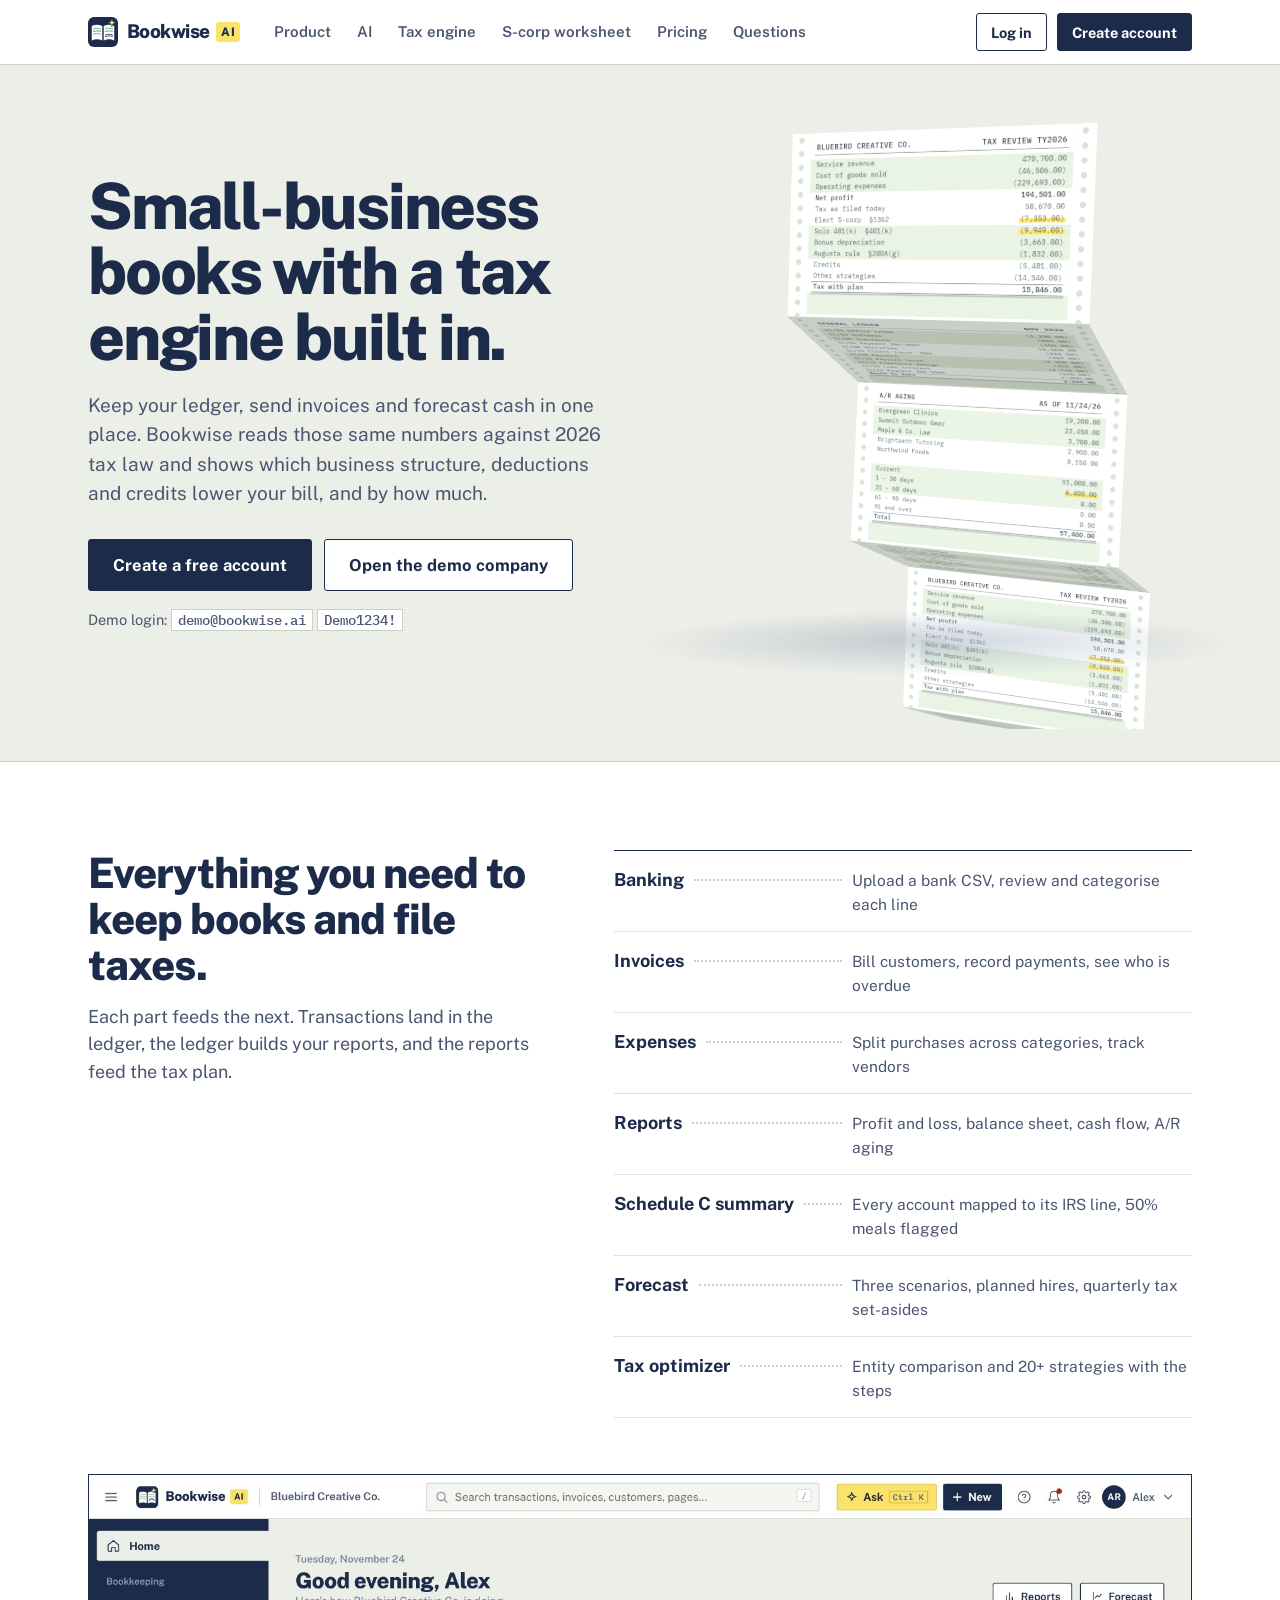
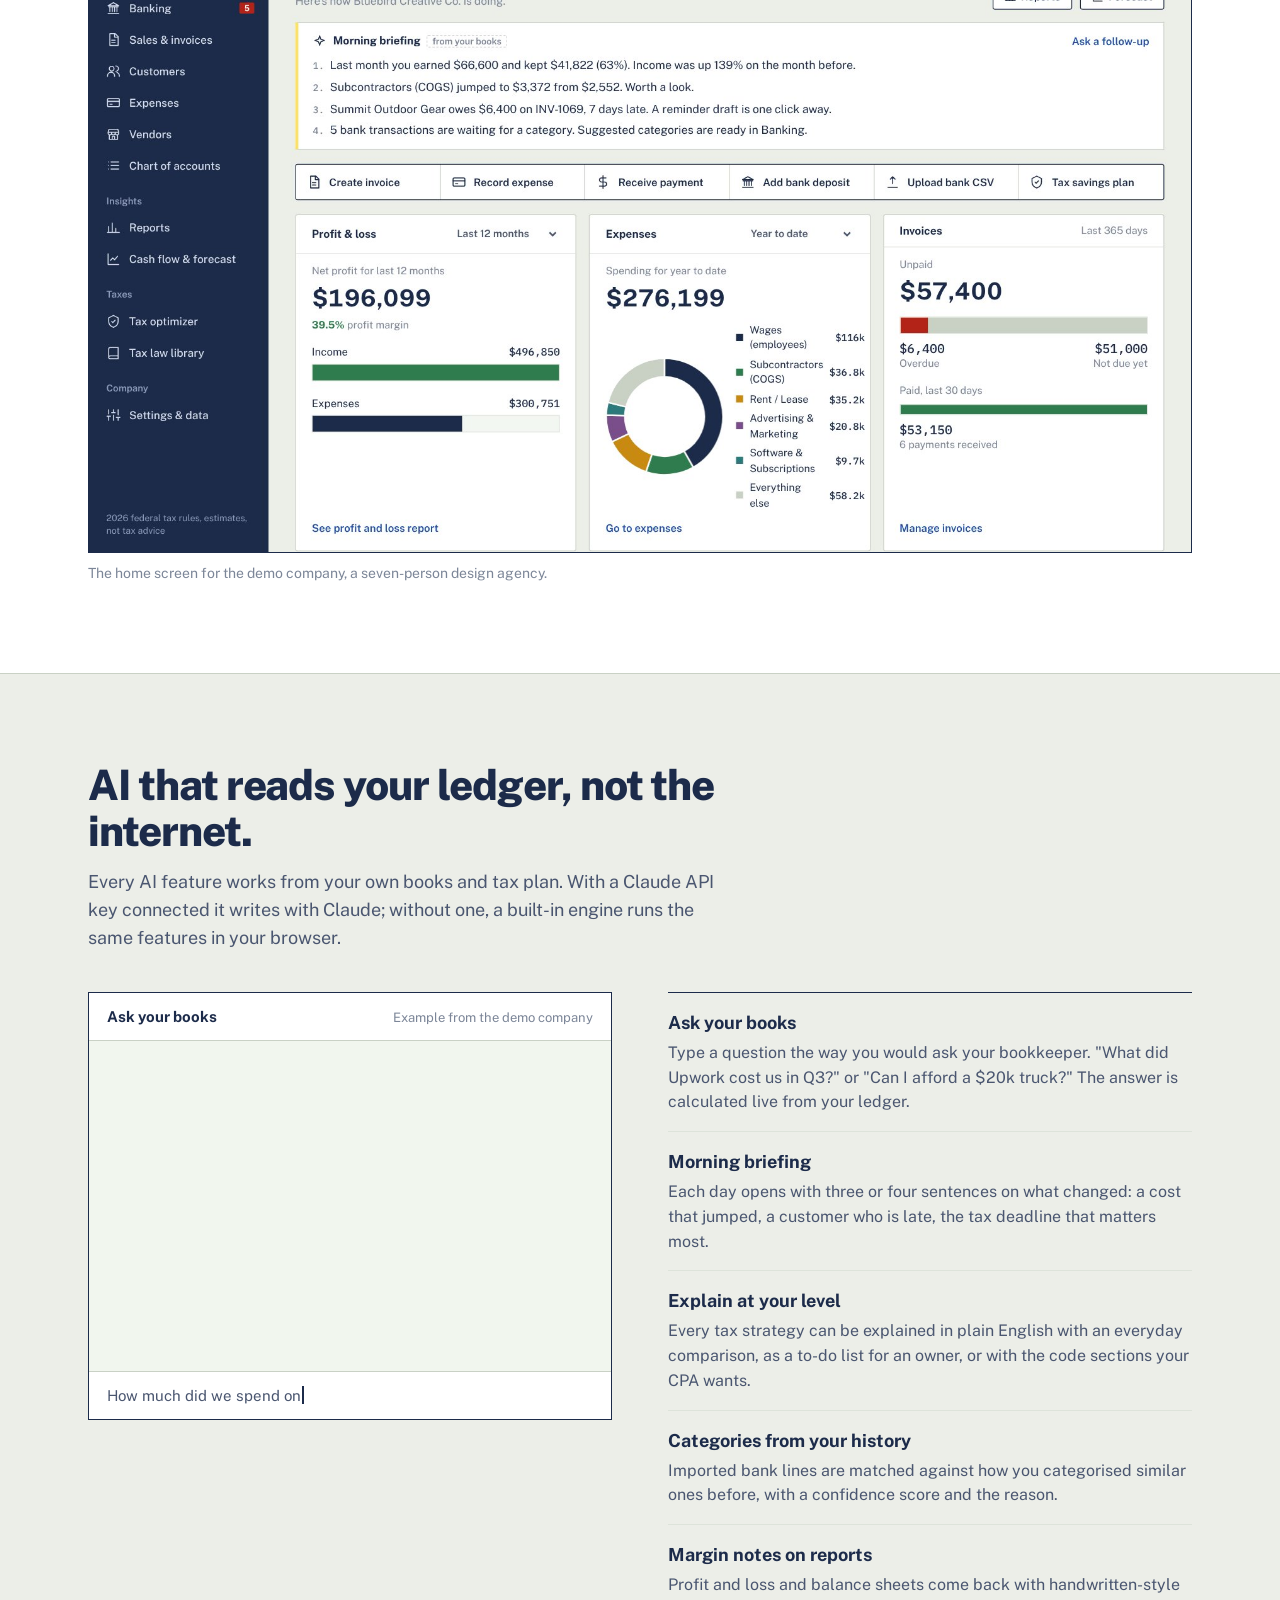
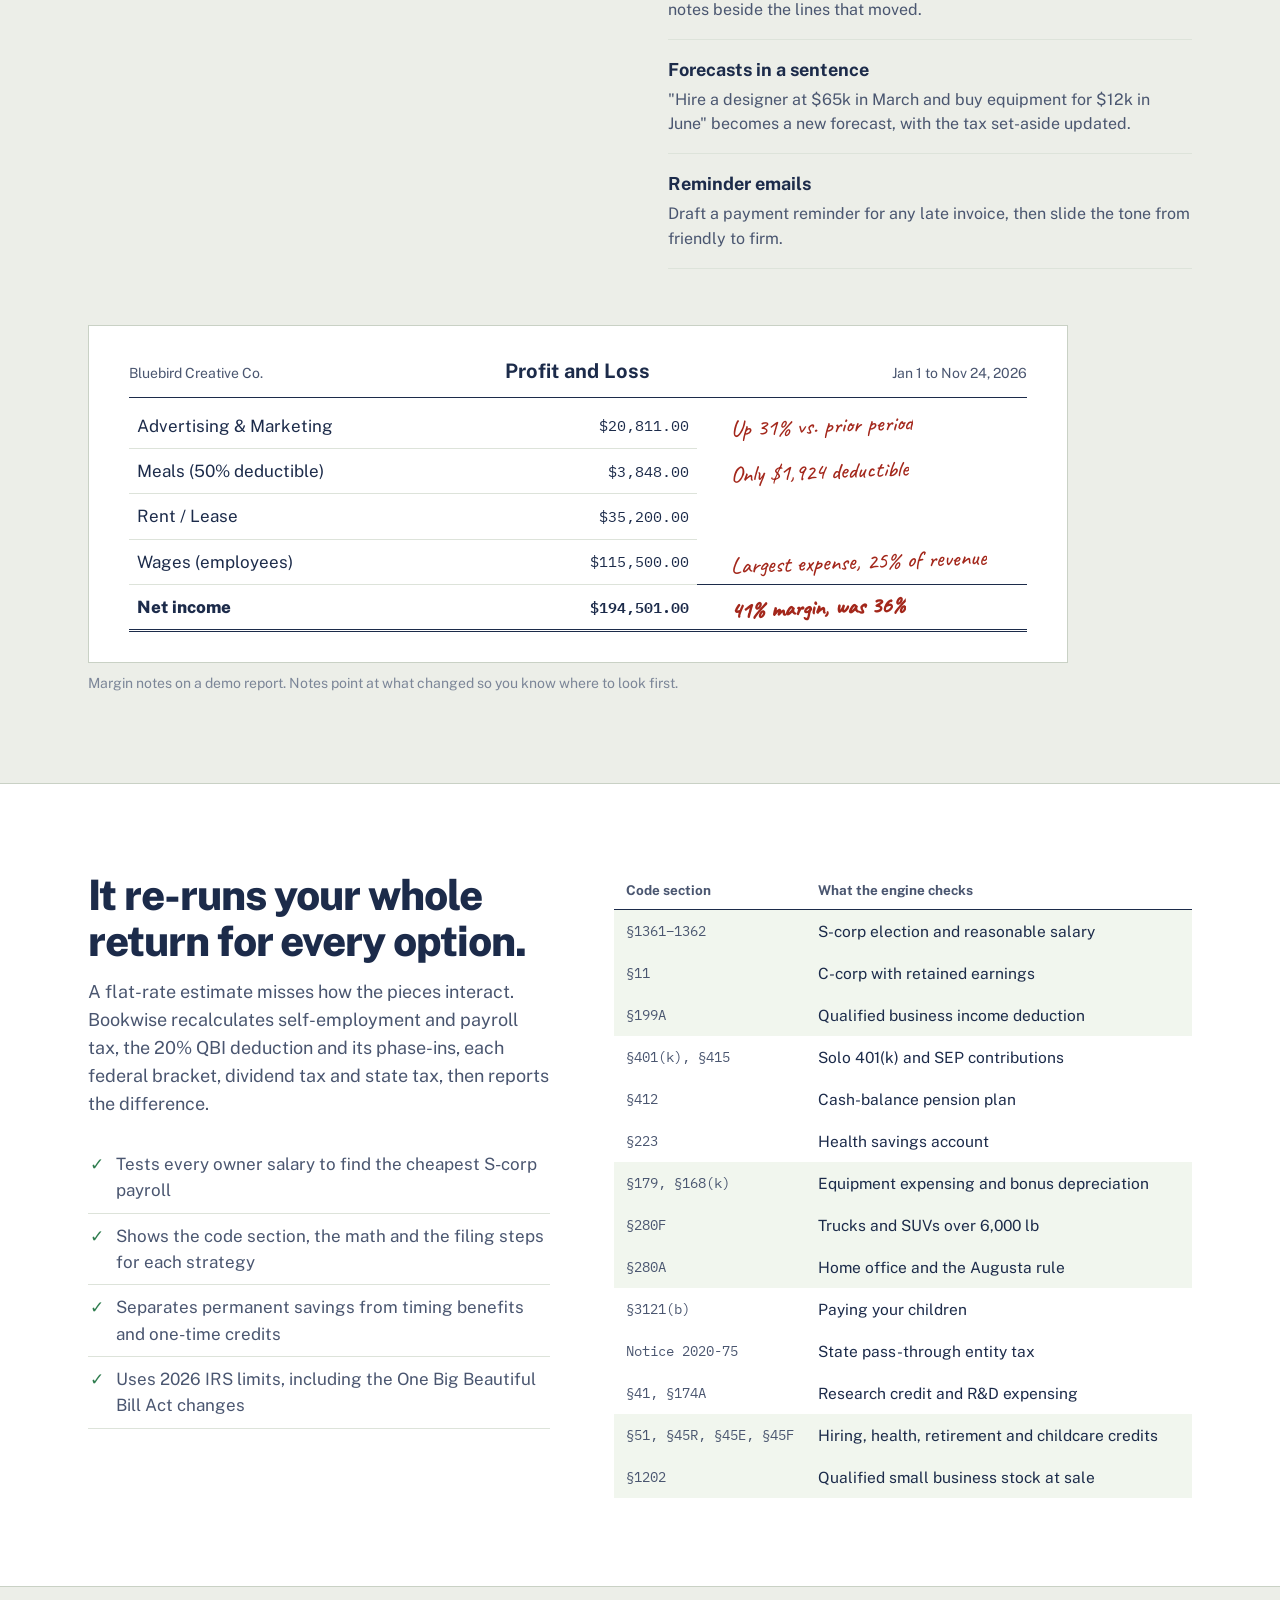
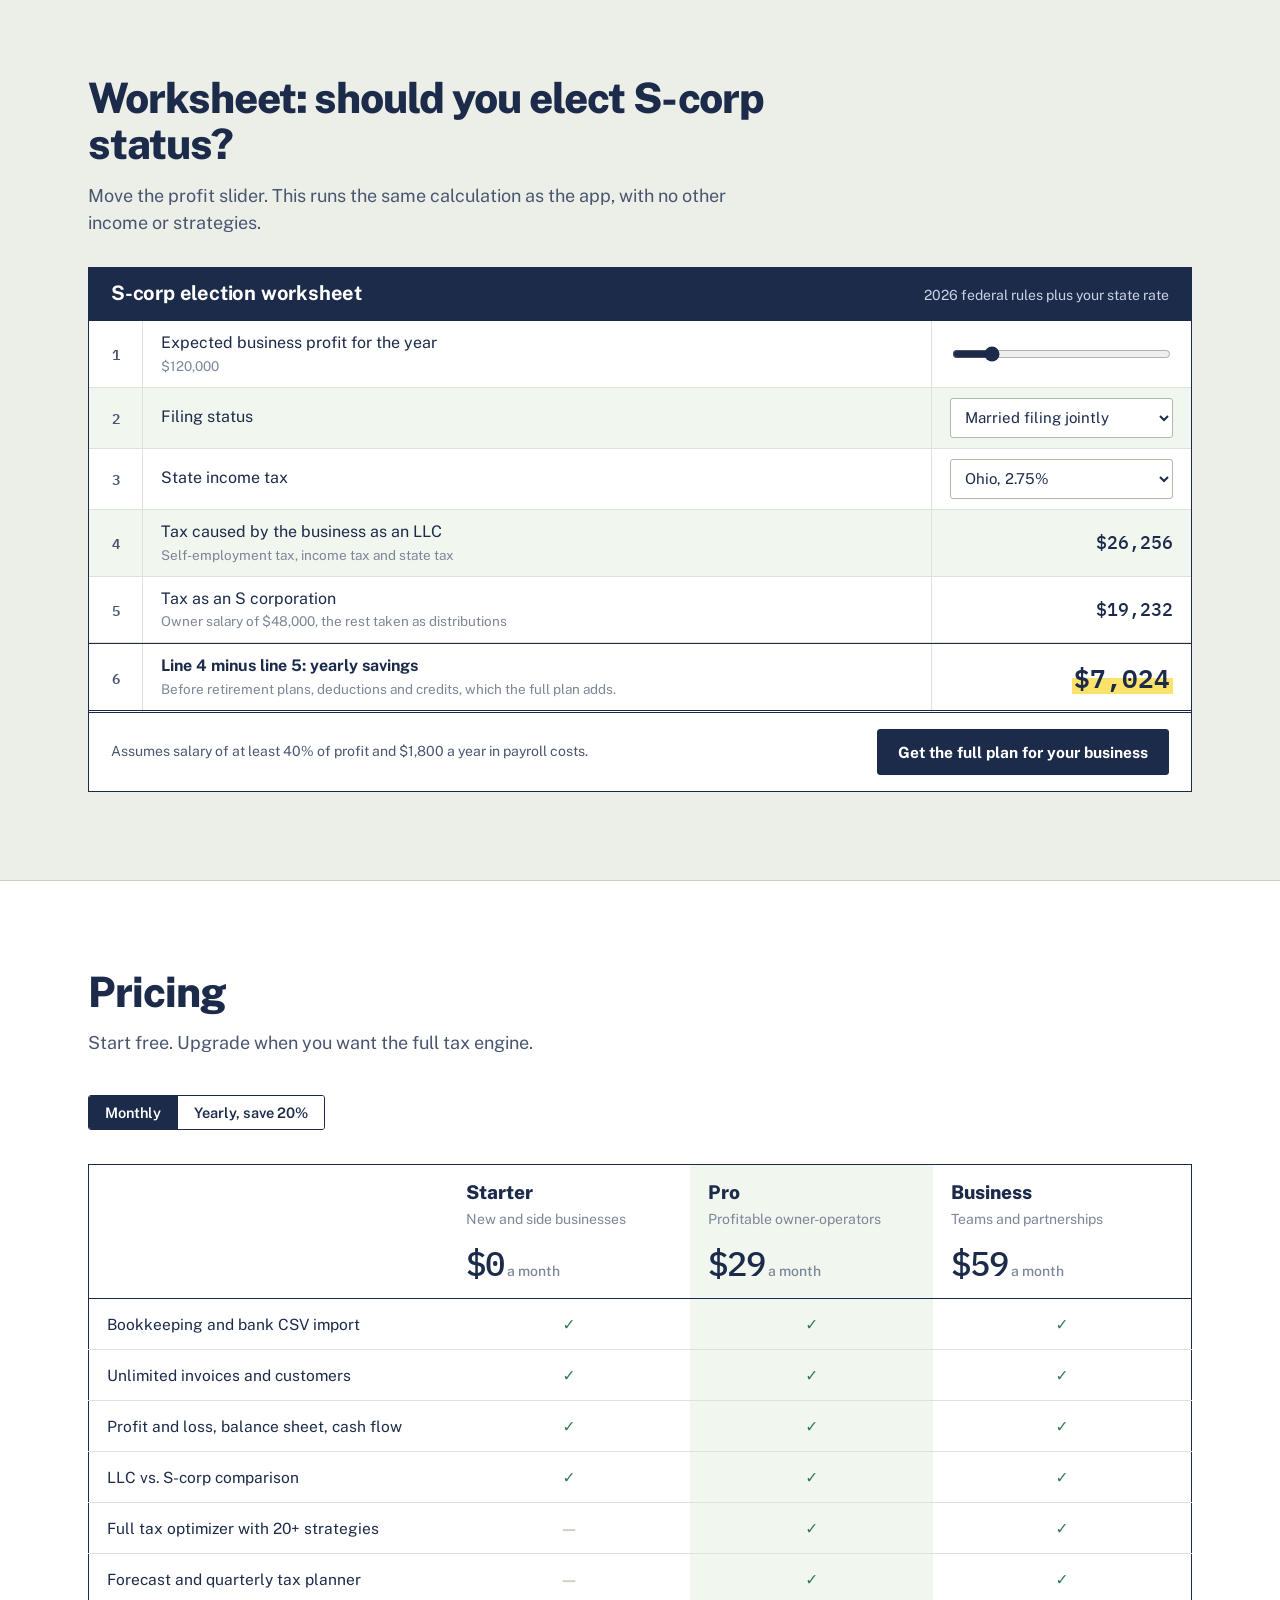
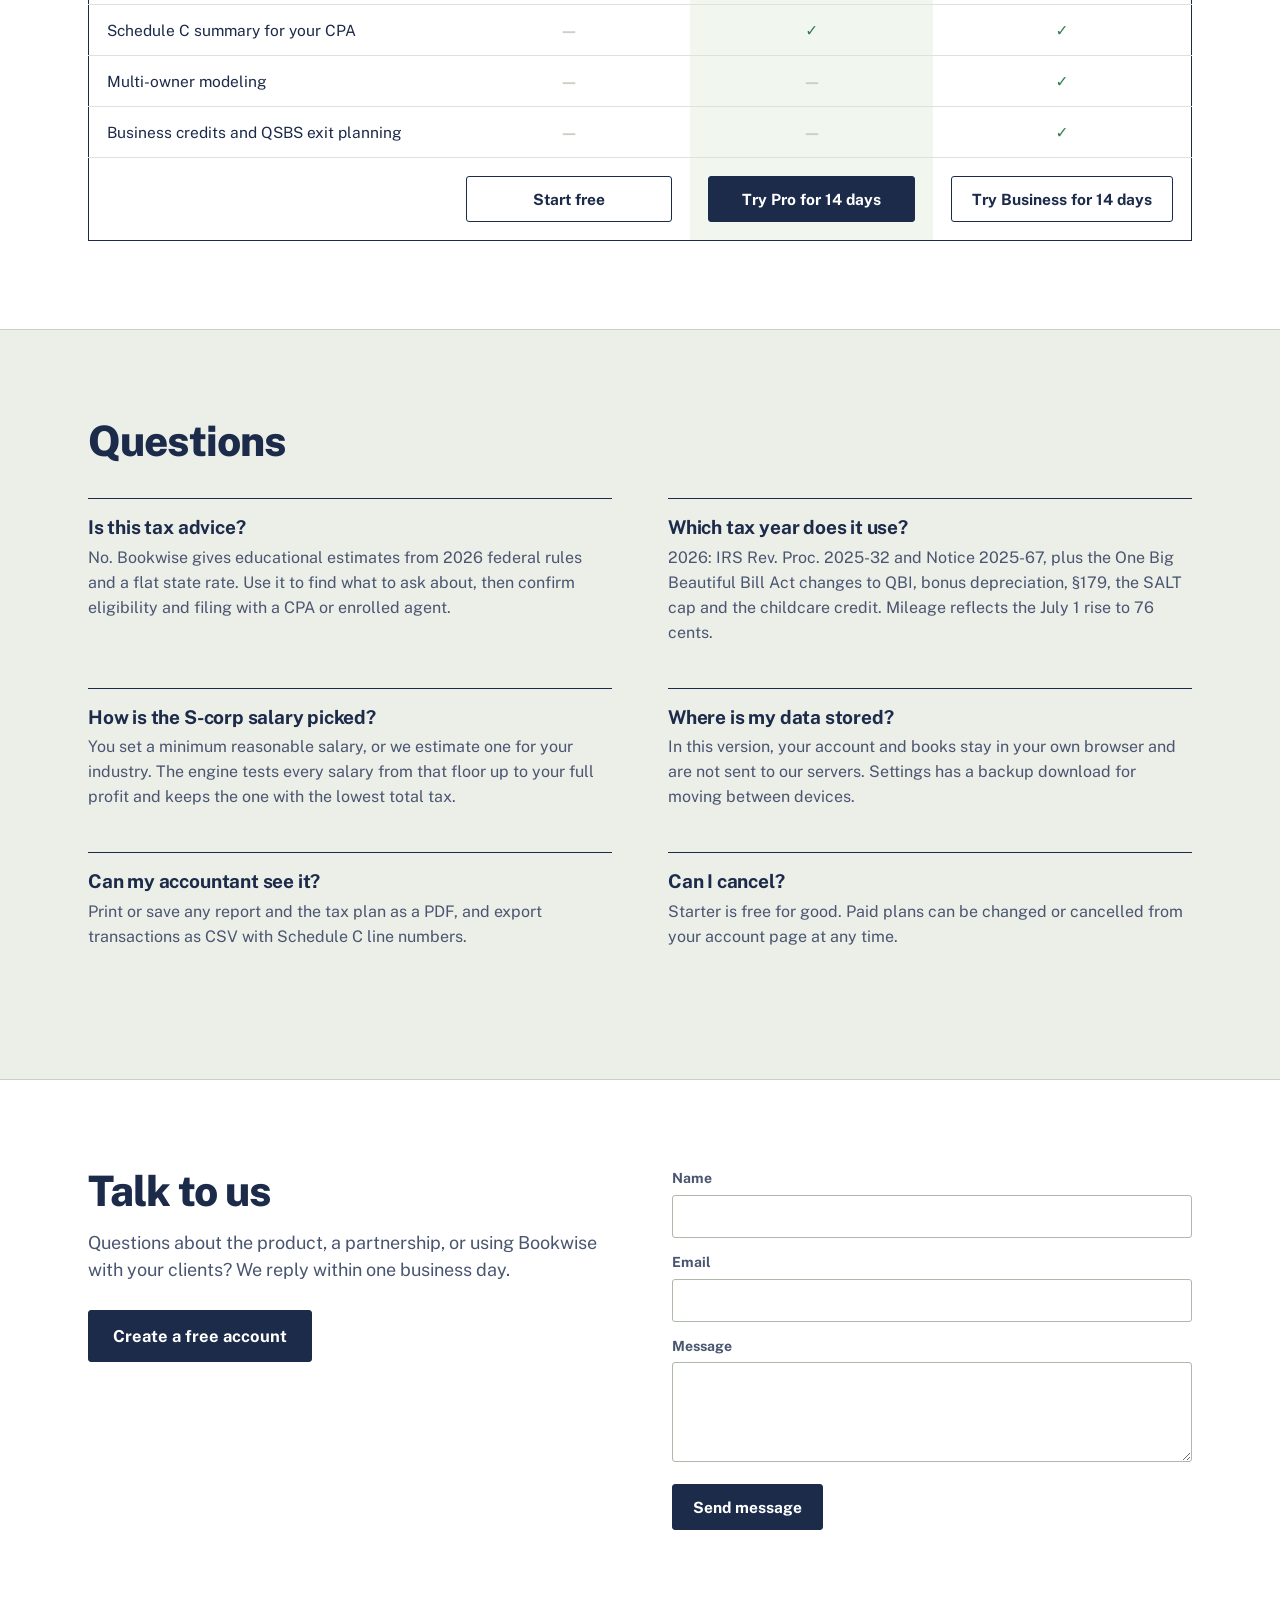
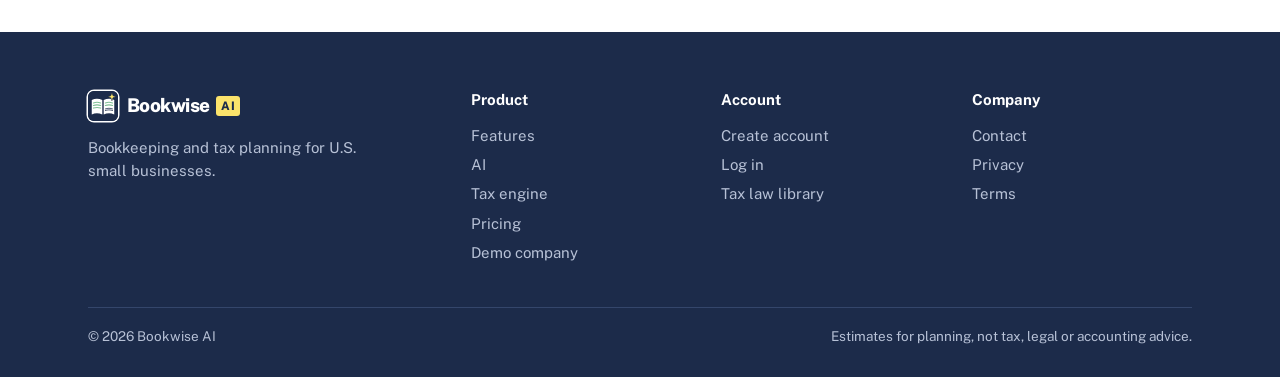
<file: bookwise-ai/index.html>
<!DOCTYPE html>
<html lang="en">
<head>
  <meta charset="UTF-8" />
  <meta name="viewport" content="width=device-width, initial-scale=1" />
  <title>Bookwise AI: small-business books with a tax engine built in</title>
  <meta name="description" content="Bookkeeping, invoicing and cash-flow forecasts for small businesses, with a tax engine that compares LLC, S-corp and C-corp and checks 20+ deductions and credits under 2026 law." />
  <meta property="og:title" content="Bookwise AI" />
  <meta property="og:description" content="Small-business books with a tax engine built in." />
  <meta property="og:image" content="assets/og-image.png" />
  <meta name="twitter:card" content="summary_large_image" />
  <meta name="theme-color" content="#1c2b4a" />
  <link rel="icon" href="favicon.svg" type="image/svg+xml" />
  <link rel="apple-touch-icon" href="assets/apple-touch-icon.png" />
  <link rel="preload" href="fonts/public-sans-latin-800-normal.woff2" as="font" type="font/woff2" crossorigin />
  <link rel="stylesheet" href="css/site.css" />
</head>
<body>
<header class="nav">
  <div class="wrap">
    <a class="brand" href="index.html"><img src="assets/logo-mark.svg" alt="" width="30" height="30"/><span>Bookwise</span><em>AI</em></a>
    <nav class="nav-links" id="links">
      <a href="#product">Product</a><a href="#ai">AI</a><a href="#engine">Tax engine</a><a href="#worksheet">S-corp worksheet</a><a href="#pricing">Pricing</a><a href="#questions">Questions</a>
      <a href="login.html" class="mobile-only">Log in</a>
    </nav>
    <div class="right">
      <a class="btn" href="login.html">Log in</a>
      <a class="btn primary" href="signup.html">Create account</a>
      <button class="burger" onclick="document.getElementById('links').classList.toggle('open')" aria-label="Menu">☰</button>
    </div>
  </div>
</header>

<section class="hero">
  <div class="wrap hero-grid">
    <div>
      <h1>Small-business books with a tax engine built in.</h1>
      <p class="lead">Keep your ledger, send invoices and forecast cash in one place. Bookwise reads those same numbers against 2026 tax law and shows which business structure, deductions and credits lower your bill, and by how much.</p>
      <div class="cta">
        <a class="btn primary lg" href="signup.html">Create a free account</a>
        <a class="btn lg" href="login.html?demo=1">Open the demo company</a>
      </div>
      <p class="fine">Demo login: <code>demo@bookwise.ai</code> <code>Demo1234!</code></p>
    </div>

    <div class="hero-visual" id="hero-visual"><div class="printout feed" aria-label="Sample tax review printout">
      <div class="ph"><span>BLUEBIRD CREATIVE CO.</span><span>TAX REVIEW TY2026</span></div>
      <table>
        <tr class="sec"><td>Books, year to date</td><td></td><td></td></tr>
        <tr class="b"><td>Service revenue</td><td></td><td class="amt">470,700.00</td></tr>
        <tr class="b"><td>Cost of goods sold</td><td></td><td class="amt">(46,506.00)</td></tr>
        <tr class="b"><td>Operating expenses</td><td></td><td class="amt">(229,693.00)</td></tr>
        <tr class="tot"><td>Net profit</td><td></td><td class="amt">194,501.00</td></tr>
        <tr class="sec"><td>Tax as filed today (LLC)</td><td></td><td class="amt">58,670.00</td></tr>
        <tr class="b"><td>Elect S-corp, salary 76,366</td><td><span class="note">§1362</span></td><td class="amt"><span class="hl">(7,353.00)</span></td></tr>
        <tr class="b"><td>Solo 401(k), max out</td><td><span class="note">§401(k)</span></td><td class="amt"><span class="hl">(9,949.00)</span></td></tr>
        <tr class="b"><td>Equipment, bonus depreciation</td><td><span class="note">§168(k)</span></td><td class="amt">(3,663.00)</td></tr>
        <tr><td>Augusta rule, 10 days</td><td><span class="note">§280A(g)</span></td><td class="amt">(1,832.00)</td></tr>
        <tr><td>Credits: WOTC, §45E, §45R</td><td></td><td class="amt">(5,481.00)</td></tr>
        <tr><td>Other strategies (6)</td><td></td><td class="amt">(14,546.00)</td></tr>
        <tr class="net"><td>Tax with plan</td><td></td><td class="amt">15,846.00</td></tr>
      </table>
      <div class="pf"><span>20 strategies checked, 14 apply</span><span>PAGE 1 OF 1</span></div>
    </div></div>
  </div>
</section>

<section id="product">
  <div class="wrap two">
    <div>
      <h2 class="sec-title">Everything you need to keep books and file taxes.</h2>
      <p class="sec-intro">Each part feeds the next. Transactions land in the ledger, the ledger builds your reports, and the reports feed the tax plan.</p>
    </div>
    <ul class="index">
      <li><b>Banking</b><span class="lead-dots"></span><span class="d">Upload a bank CSV, review and categorise each line</span></li>
      <li><b>Invoices</b><span class="lead-dots"></span><span class="d">Bill customers, record payments, see who is overdue</span></li>
      <li><b>Expenses</b><span class="lead-dots"></span><span class="d">Split purchases across categories, track vendors</span></li>
      <li><b>Reports</b><span class="lead-dots"></span><span class="d">Profit and loss, balance sheet, cash flow, A/R aging</span></li>
      <li><b>Schedule C summary</b><span class="lead-dots"></span><span class="d">Every account mapped to its IRS line, 50% meals flagged</span></li>
      <li><b>Forecast</b><span class="lead-dots"></span><span class="d">Three scenarios, planned hires, quarterly tax set-asides</span></li>
      <li><b>Tax optimizer</b><span class="lead-dots"></span><span class="d">Entity comparison and 20+ strategies with the steps</span></li>
    </ul>
  </div>
  <div class="wrap" style="margin-top:56px">
    <figure><div class="shot"><img src="assets/shot-dashboard.jpg" alt="Bookwise home screen with profit and loss, expenses, invoices, cash flow and tax savings" loading="lazy" /></div>
      <figcaption>The home screen for the demo company, a seven-person design agency.</figcaption></figure>
  </div>
</section>


<section class="alt" id="ai">
  <div class="wrap">
    <h2 class="sec-title">AI that reads your ledger, not the internet.</h2>
    <p class="sec-intro">Every AI feature works from your own books and tax plan. With a Claude API key connected it writes with Claude; without one, a built-in engine runs the same features in your browser.</p>
    <div class="ai-grid">
      <div class="chat-demo" id="chat-demo" aria-label="Example conversation from the demo company">
        <div class="cd-head"><b>Ask your books</b><span>Example from the demo company</span></div>
        <div class="cd-body" id="cd-body"></div>
        <div class="cd-input"><span id="cd-q"></span><i class="caret"></i></div>
      </div>
      <ul class="ai-list">
        <li><b>Ask your books</b><p>Type a question the way you would ask your bookkeeper. "What did Upwork cost us in Q3?" or "Can I afford a $20k truck?" The answer is calculated live from your ledger.</p></li>
        <li><b>Morning briefing</b><p>Each day opens with three or four sentences on what changed: a cost that jumped, a customer who is late, the tax deadline that matters most.</p></li>
        <li><b>Explain at your level</b><p>Every tax strategy can be explained in plain English with an everyday comparison, as a to-do list for an owner, or with the code sections your CPA wants.</p></li>
        <li><b>Categories from your history</b><p>Imported bank lines are matched against how you categorised similar ones before, with a confidence score and the reason.</p></li>
        <li><b>Margin notes on reports</b><p>Profit and loss and balance sheets come back with handwritten-style notes beside the lines that moved.</p></li>
        <li><b>Forecasts in a sentence</b><p>"Hire a designer at $65k in March and buy equipment for $12k in June" becomes a new forecast, with the tax set-aside updated.</p></li>
        <li><b>Reminder emails</b><p>Draft a payment reminder for any late invoice, then slide the tone from friendly to firm.</p></li>
      </ul>
    </div>
    <figure style="margin-top:56px">
      <div class="annot-sheet">
        <div class="as-head"><span>Bluebird Creative Co.</span><b>Profit and Loss</b><span>Jan 1 to Nov 24, 2026</span></div>
        <table>
          <tr><td>Advertising &amp; Marketing</td><td class="amt">$20,811.00</td><td class="mn"><span>Up 31% vs. prior period</span></td></tr>
          <tr><td>Meals (50% deductible)</td><td class="amt">$3,848.00</td><td class="mn"><span>Only $1,924 deductible</span></td></tr>
          <tr><td>Rent / Lease</td><td class="amt">$35,200.00</td><td class="mn"></td></tr>
          <tr><td>Wages (employees)</td><td class="amt">$115,500.00</td><td class="mn"><span>Largest expense, 25% of revenue</span></td></tr>
          <tr class="net"><td>Net income</td><td class="amt">$194,501.00</td><td class="mn"><span>41% margin, was 36%</span></td></tr>
        </table>
      </div>
      <figcaption>Margin notes on a demo report. Notes point at what changed so you know where to look first.</figcaption>
    </figure>
  </div>
</section>

<section id="engine">
  <div class="wrap two">
    <div>
      <h2 class="sec-title">It re-runs your whole return for every option.</h2>
      <p class="sec-intro">A flat-rate estimate misses how the pieces interact. Bookwise recalculates self-employment and payroll tax, the 20% QBI deduction and its phase-ins, each federal bracket, dividend tax and state tax, then reports the difference.</p>
      <ul class="ticks">
        <li>Tests every owner salary to find the cheapest S-corp payroll</li>
        <li>Shows the code section, the math and the filing steps for each strategy</li>
        <li>Separates permanent savings from timing benefits and one-time credits</li>
        <li>Uses 2026 IRS limits, including the One Big Beautiful Bill Act changes</li>
      </ul>
    </div>
    <table class="ledger">
      <thead><tr><th>Code section</th><th>What the engine checks</th></tr></thead>
      <tbody>
        <tr><td>§1361–1362</td><td>S-corp election and reasonable salary</td></tr>
        <tr><td>§11</td><td>C-corp with retained earnings</td></tr>
        <tr><td>§199A</td><td>Qualified business income deduction</td></tr>
        <tr><td>§401(k), §415</td><td>Solo 401(k) and SEP contributions</td></tr>
        <tr><td>§412</td><td>Cash-balance pension plan</td></tr>
        <tr><td>§223</td><td>Health savings account</td></tr>
        <tr><td>§179, §168(k)</td><td>Equipment expensing and bonus depreciation</td></tr>
        <tr><td>§280F</td><td>Trucks and SUVs over 6,000 lb</td></tr>
        <tr><td>§280A</td><td>Home office and the Augusta rule</td></tr>
        <tr><td>§3121(b)</td><td>Paying your children</td></tr>
        <tr><td>Notice 2020-75</td><td>State pass-through entity tax</td></tr>
        <tr><td>§41, §174A</td><td>Research credit and R&amp;D expensing</td></tr>
        <tr><td>§51, §45R, §45E, §45F</td><td>Hiring, health, retirement and childcare credits</td></tr>
        <tr><td>§1202</td><td>Qualified small business stock at sale</td></tr>
      </tbody>
    </table>
  </div>
</section>

<section class="alt" id="worksheet">
  <div class="wrap">
    <h2 class="sec-title">Worksheet: should you elect S-corp status?</h2>
    <p class="sec-intro">Move the profit slider. This runs the same calculation as the app, with no other income or strategies.</p>
    <div class="worksheet" style="margin-top:30px">
      <div class="wh"><h3>S-corp election worksheet</h3><span>2026 federal rules plus your state rate</span></div>
      <div class="wl"><div class="n">1</div><div class="q">Expected business profit for the year<small id="e-val">$120,000</small></div><div class="a"><input type="range" id="e-profit" min="30000" max="600000" step="5000" value="120000" aria-label="Business profit" /></div></div>
      <div class="wl"><div class="n">2</div><div class="q">Filing status</div><div class="a"><select id="e-status"><option value="single">Single</option><option value="mfj" selected>Married filing jointly</option></select></div></div>
      <div class="wl"><div class="n">3</div><div class="q">State income tax</div><div class="a"><select id="e-state"></select></div></div>
      <div class="wl"><div class="n">4</div><div class="q">Tax caused by the business as an LLC<small>Self-employment tax, income tax and state tax</small></div><div class="a" id="e-llc">$0</div></div>
      <div class="wl"><div class="n">5</div><div class="q">Tax as an S corporation<small id="e-sal">With the lowest-cost reasonable salary</small></div><div class="a" id="e-s">$0</div></div>
      <div class="wl total"><div class="n">6</div><div class="q"><b>Line 4 minus line 5: yearly savings</b><small id="e-note"></small></div><div class="a"><span class="hl" id="e-save">$0</span></div></div>
      <div class="wf"><span>Assumes salary of at least 40% of profit and $1,800 a year in payroll costs.</span><a class="btn primary" href="signup.html">Get the full plan for your business</a></div>
    </div>
  </div>
</section>

<section id="pricing">
  <div class="wrap">
    <h2 class="sec-title">Pricing</h2>
    <p class="sec-intro">Start free. Upgrade when you want the full tax engine.</p>
    <div class="toggle"><button class="on" data-bill="m">Monthly</button><button data-bill="y">Yearly, save 20%</button></div>
    <div style="overflow-x:auto">
    <table class="prices">
      <thead><tr><th></th>
        <th><div class="pname">Starter</div><div class="pdesc">New and side businesses</div><div class="price">$0<small> a month</small></div></th>
        <th class="pop"><div class="pname">Pro</div><div class="pdesc">Profitable owner-operators</div><div class="price" data-m="29" data-y="23">$29<small> a month</small></div></th>
        <th><div class="pname">Business</div><div class="pdesc">Teams and partnerships</div><div class="price" data-m="59" data-y="47">$59<small> a month</small></div></th></tr></thead>
      <tbody>
        <tr><td>Bookkeeping and bank CSV import</td><td class="c">✓</td><td class="c pop">✓</td><td class="c">✓</td></tr>
        <tr><td>Unlimited invoices and customers</td><td class="c">✓</td><td class="c pop">✓</td><td class="c">✓</td></tr>
        <tr><td>Profit and loss, balance sheet, cash flow</td><td class="c">✓</td><td class="c pop">✓</td><td class="c">✓</td></tr>
        <tr><td>LLC vs. S-corp comparison</td><td class="c">✓</td><td class="c pop">✓</td><td class="c">✓</td></tr>
        <tr><td>Full tax optimizer with 20+ strategies</td><td class="c no">—</td><td class="c pop">✓</td><td class="c">✓</td></tr>
        <tr><td>Forecast and quarterly tax planner</td><td class="c no">—</td><td class="c pop">✓</td><td class="c">✓</td></tr>
        <tr><td>Schedule C summary for your CPA</td><td class="c no">—</td><td class="c pop">✓</td><td class="c">✓</td></tr>
        <tr><td>Multi-owner modeling</td><td class="c no">—</td><td class="c no pop">—</td><td class="c">✓</td></tr>
        <tr><td>Business credits and QSBS exit planning</td><td class="c no">—</td><td class="c no pop">—</td><td class="c">✓</td></tr>
      </tbody>
      <tfoot><tr><td></td><td><a class="btn block" href="signup.html?plan=starter">Start free</a></td><td class="pop"><a class="btn primary block" href="signup.html?plan=pro">Try Pro for 14 days</a></td><td><a class="btn block" href="signup.html?plan=business">Try Business for 14 days</a></td></tr></tfoot>
    </table>
    </div>
  </div>
</section>

<section class="alt" id="questions">
  <div class="wrap">
    <h2 class="sec-title">Questions</h2>
    <div class="qa">
      <div><h3>Is this tax advice?</h3><p>No. Bookwise gives educational estimates from 2026 federal rules and a flat state rate. Use it to find what to ask about, then confirm eligibility and filing with a CPA or enrolled agent.</p></div>
      <div><h3>Which tax year does it use?</h3><p>2026: IRS Rev. Proc. 2025-32 and Notice 2025-67, plus the One Big Beautiful Bill Act changes to QBI, bonus depreciation, §179, the SALT cap and the childcare credit. Mileage reflects the July 1 rise to 76 cents.</p></div>
      <div><h3>How is the S-corp salary picked?</h3><p>You set a minimum reasonable salary, or we estimate one for your industry. The engine tests every salary from that floor up to your full profit and keeps the one with the lowest total tax.</p></div>
      <div><h3>Where is my data stored?</h3><p>In this version, your account and books stay in your own browser and are not sent to our servers. Settings has a backup download for moving between devices.</p></div>
      <div><h3>Can my accountant see it?</h3><p>Print or save any report and the tax plan as a PDF, and export transactions as CSV with Schedule C line numbers.</p></div>
      <div><h3>Can I cancel?</h3><p>Starter is free for good. Paid plans can be changed or cancelled from your account page at any time.</p></div>
    </div>
  </div>
</section>

<section id="contact">
  <div class="wrap contact">
    <div>
      <h2 class="sec-title">Talk to us</h2>
      <p class="sec-intro">Questions about the product, a partnership, or using Bookwise with your clients? We reply within one business day.</p>
      <p style="margin-top:26px"><a class="btn primary lg" href="signup.html">Create a free account</a></p>
    </div>
    <form name="contact" method="POST" data-netlify="true" netlify-honeypot="bot-field" id="contact-form">
      <input type="hidden" name="form-name" value="contact" />
      <p style="display:none"><label>Leave this empty <input name="bot-field" /></label></p>
      <label class="field"><span>Name</span><input name="name" required autocomplete="name" /></label>
      <label class="field"><span>Email</span><input name="email" type="email" required autocomplete="email" /></label>
      <label class="field"><span>Message</span><textarea name="message" rows="4" required></textarea></label>
      <button class="btn primary" type="submit">Send message</button>
      <p id="contact-msg" style="font-size:15px;font-weight:600;margin-top:12px"></p>
    </form>
  </div>
</section>

<footer>
  <div class="wrap">
    <div class="cols">
      <div><a class="brand" href="index.html"><img src="assets/logo-mark.svg" alt="" width="30" height="30"/><span>Bookwise</span><em>AI</em></a><p style="max-width:300px;margin-top:12px">Bookkeeping and tax planning for U.S. small businesses.</p></div>
      <div><h4>Product</h4><a href="#product">Features</a><a href="#ai">AI</a><a href="#engine">Tax engine</a><a href="#pricing">Pricing</a><a href="login.html?demo=1">Demo company</a></div>
      <div><h4>Account</h4><a href="signup.html">Create account</a><a href="login.html">Log in</a><a href="app.html#/library">Tax law library</a></div>
      <div><h4>Company</h4><a href="#contact">Contact</a><a href="privacy.html">Privacy</a><a href="terms.html">Terms</a></div>
    </div>
    <div class="legal"><span>© <span id="yr"></span> Bookwise AI</span><span>Estimates for planning, not tax, legal or accounting advice.</span></div>
  </div>
</footer>

<script src="js/tax-data.js"></script>
<script src="js/store.js"></script>
<script src="js/tax-engine.js"></script>
<script src="js/site.js"></script>
<script type="module" src="js/three-scenes.js"></script>
</body>
</html>
</file>
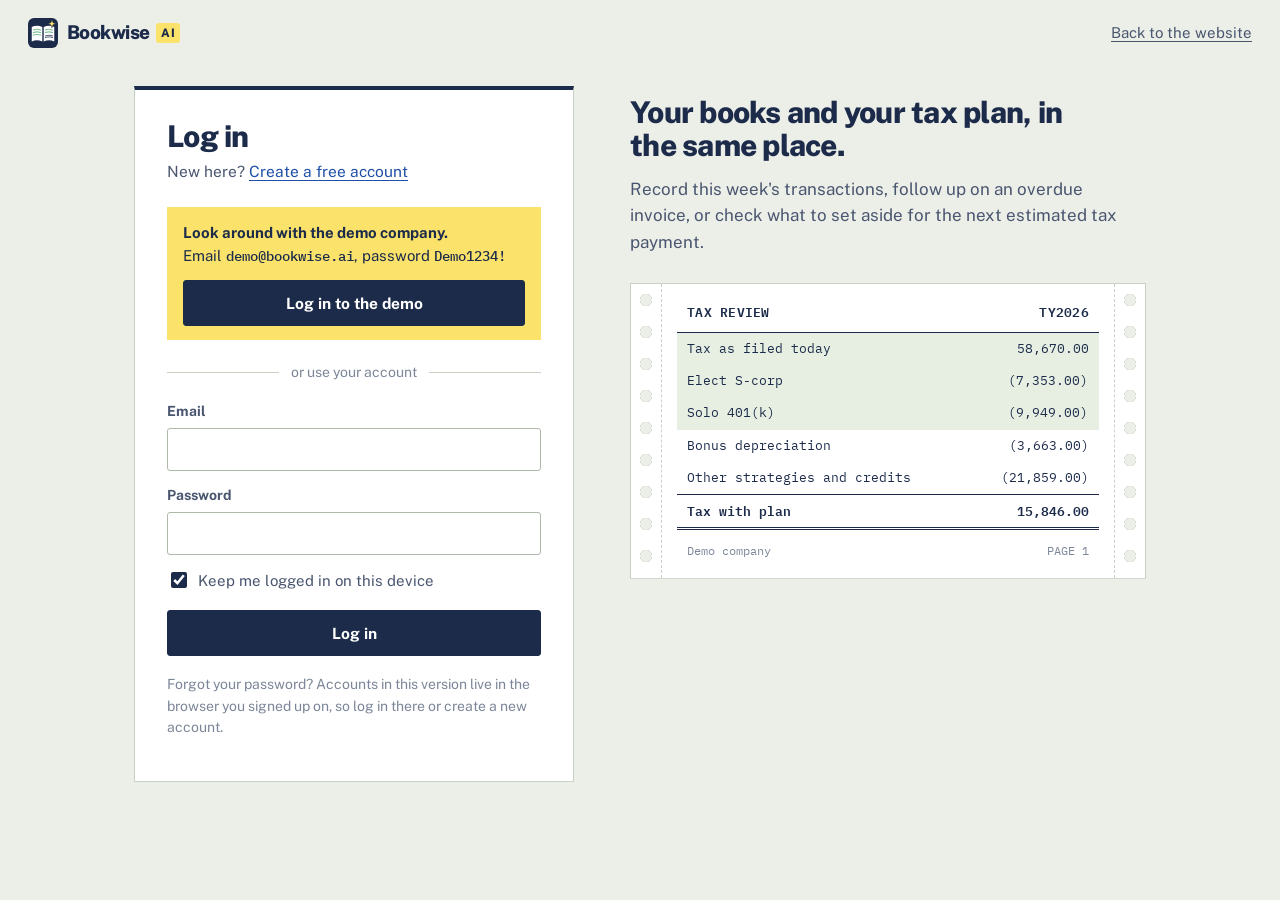
<file: bookwise-ai/app.html>
<!DOCTYPE html>
<html lang="en">
<head>
  <meta charset="UTF-8" />
  <meta name="viewport" content="width=device-width, initial-scale=1" />
  <title>Bookwise AI</title>
  <meta name="robots" content="noindex" />
  <link rel="icon" href="favicon.svg" type="image/svg+xml" />
  <link rel="apple-touch-icon" href="assets/apple-touch-icon.png" /><circle cx='16' cy='16' r='16' fill='%231b8a3e'/><text x='16' y='22' font-size='17' text-anchor='middle' fill='white' font-family='Arial' font-weight='bold'>T</text></svg>" />
  <link rel="stylesheet" href="css/styles.css" />
</head>
<body>
  <header class="topbar">
    <button class="tb-burger" id="burger" aria-label="Toggle menu"></button>
    <a class="tb-logo" href="#/dashboard"><img src="assets/logo-mark.svg" alt="" width="28" height="28"/><span>Bookwise</span><em>AI</em></a>
    <div class="tb-co" id="tb-co"></div>
    <div class="tb-search" id="tb-search">
      <input id="search" placeholder="Search transactions, invoices, customers, pages…" autocomplete="off" />
      <kbd>/</kbd>
      <div class="search-pop" id="search-pop"></div>
    </div>
    <div class="tb-right">
      <button class="ask-btn" id="ask-btn" title="Ask your books"></button>
      <button class="new-btn" id="new-btn"></button>
      <a class="icon-btn" href="#/library" title="Tax law library" id="help-btn"></a>
      <button class="icon-btn" id="bell" title="Notifications"></button>
      <a class="icon-btn" href="#/settings" title="Settings" id="gear-btn"></a>
      <div class="user-menu" id="user-menu"></div>
    </div>
    <div class="pop new-menu" id="new-menu"></div>
    <div class="pop" id="notif-pop" style="top:52px;right:70px;width:340px"></div>
  </header>
  <nav class="leftnav" id="leftnav"></nav>
  <div class="main" id="main">
    <div class="page-head" id="page-head"></div>
    <main class="content" id="view"></main>
  </div>

  <div class="scrim" id="scrim"></div>
  <aside class="drawer" id="drawer"></aside>
  <div class="full" id="full"></div>
  <div class="modal-bg" id="modal-bg"><div class="modal" id="modal"></div></div>
  <div class="toast" id="toast"></div>

  <script src="js/auth.js"></script>
  <script>window.__user = Auth.require();</script>
  <script src="js/vendor/chart.umd.js"></script>
  <script src="js/tax-data.js"></script>
  <script src="js/store.js"></script>
  <script src="js/tax-engine.js"></script>
  <script src="js/strategies.js"></script>
  <script src="js/ledger.js"></script>
  <script src="js/projection.js"></script>
  <script src="js/ai.js"></script>
  <script src="js/app.js"></script>
  <script src="js/ui-dashboard.js"></script>
  <script src="js/ui-tax.js"></script>
  <script src="js/ui-banking.js"></script>
  <script src="js/ui-sales.js"></script>
  <script src="js/ui-expenses.js"></script>
  <script src="js/ui-reports.js"></script>
  <script src="js/ui-projections.js"></script>
  <script src="js/ui-misc.js"></script>
  <script src="js/ui-onboarding.js"></script>
  <script>App.start();</script>
  <script type="module" src="js/three-scenes.js"></script>
</body>
</html>
</file>
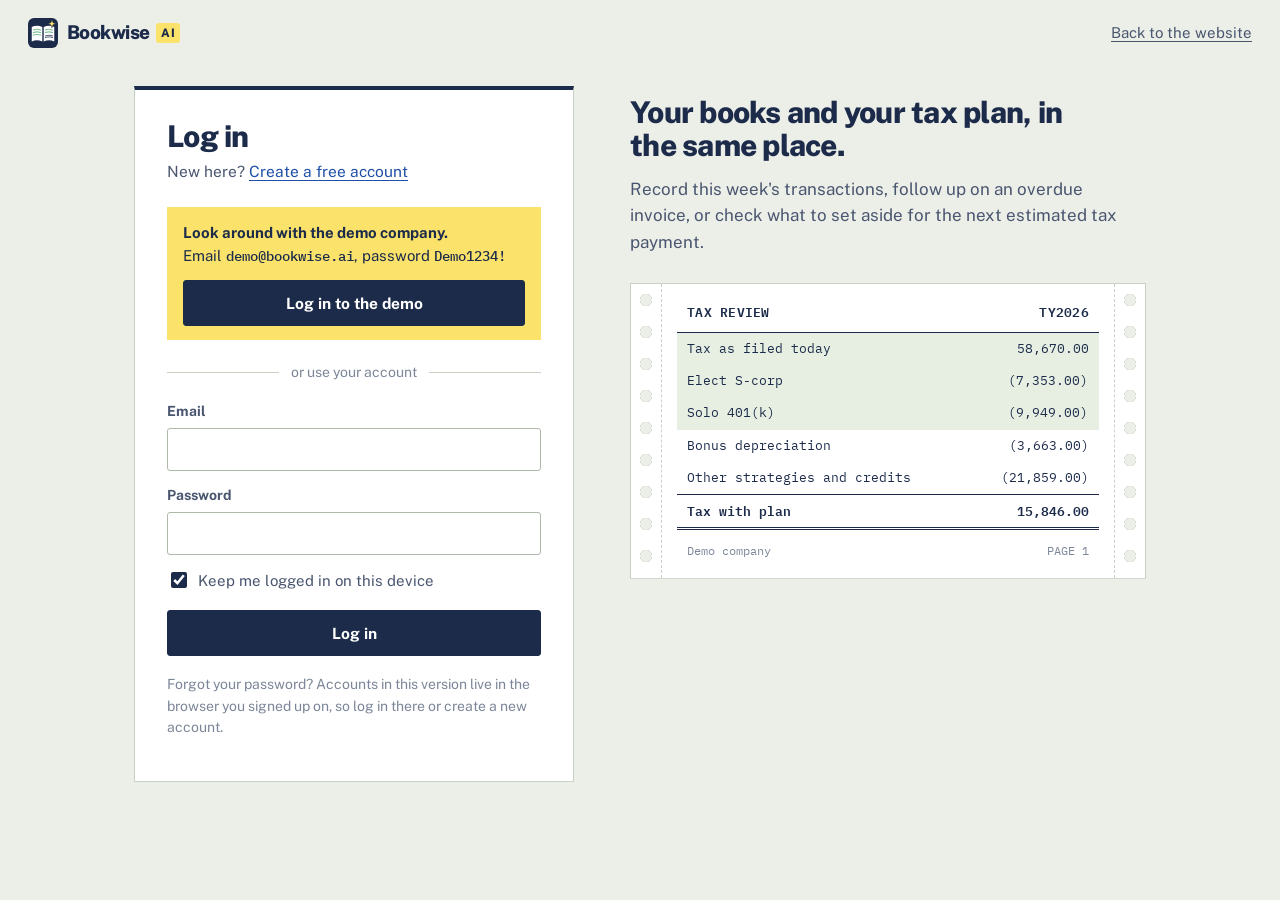
<file: bookwise-ai/login.html>
<!DOCTYPE html>
<html lang="en">
<head>
  <meta charset="UTF-8" /><meta name="viewport" content="width=device-width, initial-scale=1" />
  <title>Log in: Bookwise AI</title>
  <link rel="icon" href="favicon.svg" type="image/svg+xml" />
  <link rel="apple-touch-icon" href="assets/apple-touch-icon.png" />
  <link rel="stylesheet" href="css/site.css" />
</head>
<body class="auth-page">
<div class="auth-top"><a class="brand" href="index.html"><img src="assets/logo-mark.svg" alt="" width="30" height="30"/><span>Bookwise</span><em>AI</em></a><a class="muted" href="index.html">Back to the website</a></div>
<div class="auth">
  <main class="form-sheet">
    <h1>Log in</h1>
    <p class="sub">New here? <a href="signup.html">Create a free account</a></p>
    <div class="demo-card"><b>Look around with the demo company.</b><br>Email <code>demo@bookwise.ai</code>, password <code>Demo1234!</code>
      <button class="btn primary block" id="demo-btn" style="margin-top:12px">Log in to the demo</button></div>
    <div class="divider">or use your account</div>
    <div class="alert" id="msg" role="alert"></div>
    <form id="f" novalidate>
      <label class="field"><span>Email</span><input id="email" type="email" autocomplete="email" required /></label>
      <label class="field"><span>Password</span><input id="pw" type="password" autocomplete="current-password" required /></label>
      <label class="check-row"><input type="checkbox" id="remember" checked /> Keep me logged in on this device</label>
      <button class="btn primary block" type="submit" id="go">Log in</button>
    </form>
    <p class="muted" style="font-size:14px;margin-top:18px">Forgot your password? Accounts in this version live in the browser you signed up on, so log in there or create a new account.</p>
  </main>
  <aside class="auth-aside">
    <h2>Your books and your tax plan, in the same place.</h2>
    <p>Record this week's transactions, follow up on an overdue invoice, or check what to set aside for the next estimated tax payment.</p>
    <div class="printout feed" data-tilt aria-hidden="true">
      <div class="ph"><span>TAX REVIEW</span><span>TY2026</span></div>
      <table>
        <tr class="b"><td>Tax as filed today</td><td class="amt">58,670.00</td></tr>
        <tr class="b"><td>Elect S-corp</td><td class="amt"><span class="hl">(7,353.00)</span></td></tr>
        <tr class="b"><td>Solo 401(k)</td><td class="amt"><span class="hl">(9,949.00)</span></td></tr>
        <tr><td>Bonus depreciation</td><td class="amt">(3,663.00)</td></tr>
        <tr><td>Other strategies and credits</td><td class="amt">(21,859.00)</td></tr>
        <tr class="net"><td>Tax with plan</td><td class="amt">15,846.00</td></tr>
      </table><div class="pf"><span>Demo company</span><span>PAGE 1</span></div></div>
  </aside>
</div>
<script src="js/tilt.js"></script>
<script src="js/auth.js"></script>
<script>
  const el = id => document.getElementById(id);
  const [nameEl, company, email, pw, plan, agree, meter, pwhint, remember] = ['name', 'company', 'email', 'pw', 'plan', 'agree', 'meter', 'pwhint', 'remember'].map(el);
  const q = new URLSearchParams(location.search), msg = document.getElementById('msg');
  const show = (t, good) => { msg.textContent = t; msg.className = 'alert show ' + (good ? 'good' : 'bad'); };
  const next = () => 'app.html' + (q.get('next') || '');
  if (q.get('out')) show('You\'ve been logged out.', true);
  Auth.ensureDemo().then(() => { if (Auth.current() && !q.get('out')) location.replace(next()); });
  async function demo() {
    try { document.getElementById('demo-btn').textContent = 'Opening demo…'; await Auth.loginDemo(); location.href = 'app.html#/dashboard'; }
    catch (e) { show(e.message); }
  }
  document.getElementById('demo-btn').onclick = demo;
  if (q.get('demo')) demo();
  document.getElementById('f').addEventListener('submit', async e => {
    e.preventDefault();
    const b = document.getElementById('go'); b.disabled = true; b.textContent = 'Logging in…';
    try { await Auth.login(email.value, pw.value, remember.checked); location.href = next(); }
    catch (err) { show(err.message); b.disabled = false; b.textContent = 'Log in'; }
  });
</script>
</body>
</html>
</file>
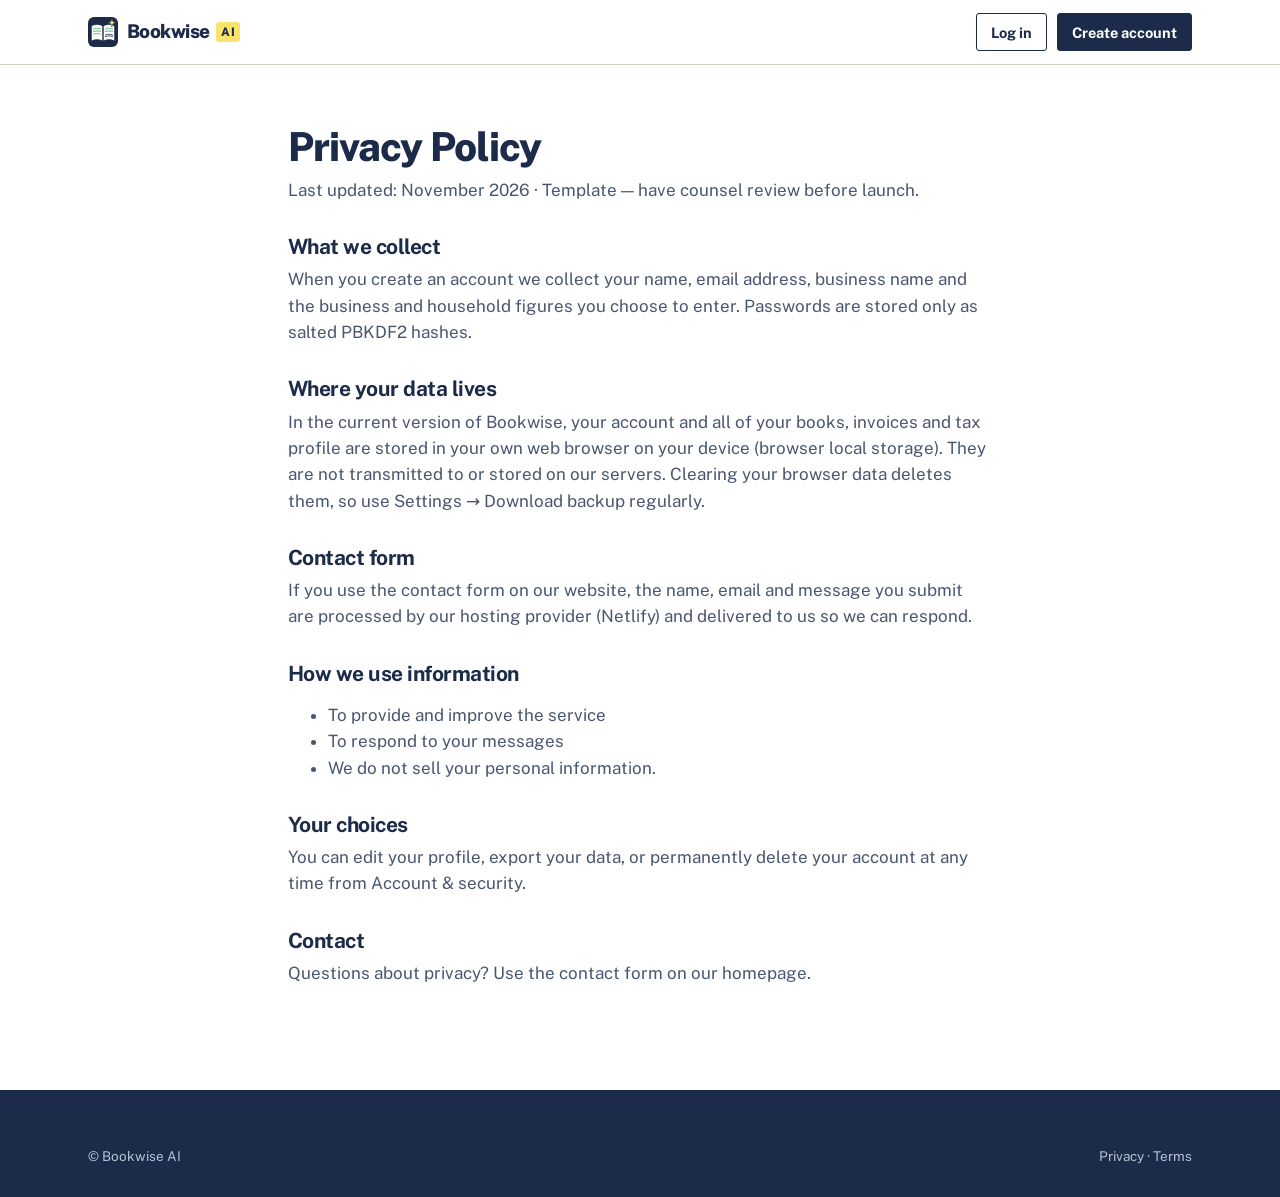
<file: bookwise-ai/privacy.html>
<!DOCTYPE html>
<html lang="en"><head><meta charset="UTF-8" /><meta name="viewport" content="width=device-width, initial-scale=1" />
<title>Privacy Policy: Bookwise AI</title><link rel="icon" href="favicon.svg" type="image/svg+xml" />
<link rel="stylesheet" href="css/site.css" /></head>
<body><header class="nav"><div class="wrap"><a class="brand" href="index.html"><img src="assets/logo-mark.svg" alt="" width="30" height="30"/><span>Bookwise</span><em>AI</em></a><div class="right"><a class="btn" href="login.html">Log in</a><a class="btn primary" href="signup.html">Create account</a></div></div></header>
<main class="doc"><h1>Privacy Policy</h1><p class="muted">Last updated: November 2026 · Template — have counsel review before launch.</p>
<h2>What we collect</h2><p>When you create an account we collect your name, email address, business name and the business and household figures you choose to enter. Passwords are stored only as salted PBKDF2 hashes.</p>
<h2>Where your data lives</h2><p>In the current version of Bookwise, your account and all of your books, invoices and tax profile are stored in your own web browser on your device (browser local storage). They are not transmitted to or stored on our servers. Clearing your browser data deletes them, so use Settings → Download backup regularly.</p>
<h2>Contact form</h2><p>If you use the contact form on our website, the name, email and message you submit are processed by our hosting provider (Netlify) and delivered to us so we can respond.</p>
<h2>How we use information</h2><ul><li>To provide and improve the service</li><li>To respond to your messages</li><li>We do not sell your personal information.</li></ul>
<h2>Your choices</h2><p>You can edit your profile, export your data, or permanently delete your account at any time from Account &amp; security.</p>
<h2>Contact</h2><p>Questions about privacy? Use the contact form on our homepage.</p></main>
<footer><div class="wrap"><div class="legal" style="border:0;margin:0;padding:0"><span>© Bookwise AI</span><span><a href="privacy.html" style="display:inline">Privacy</a> · <a href="terms.html" style="display:inline">Terms</a></span></div></div></footer></body></html>
</file>
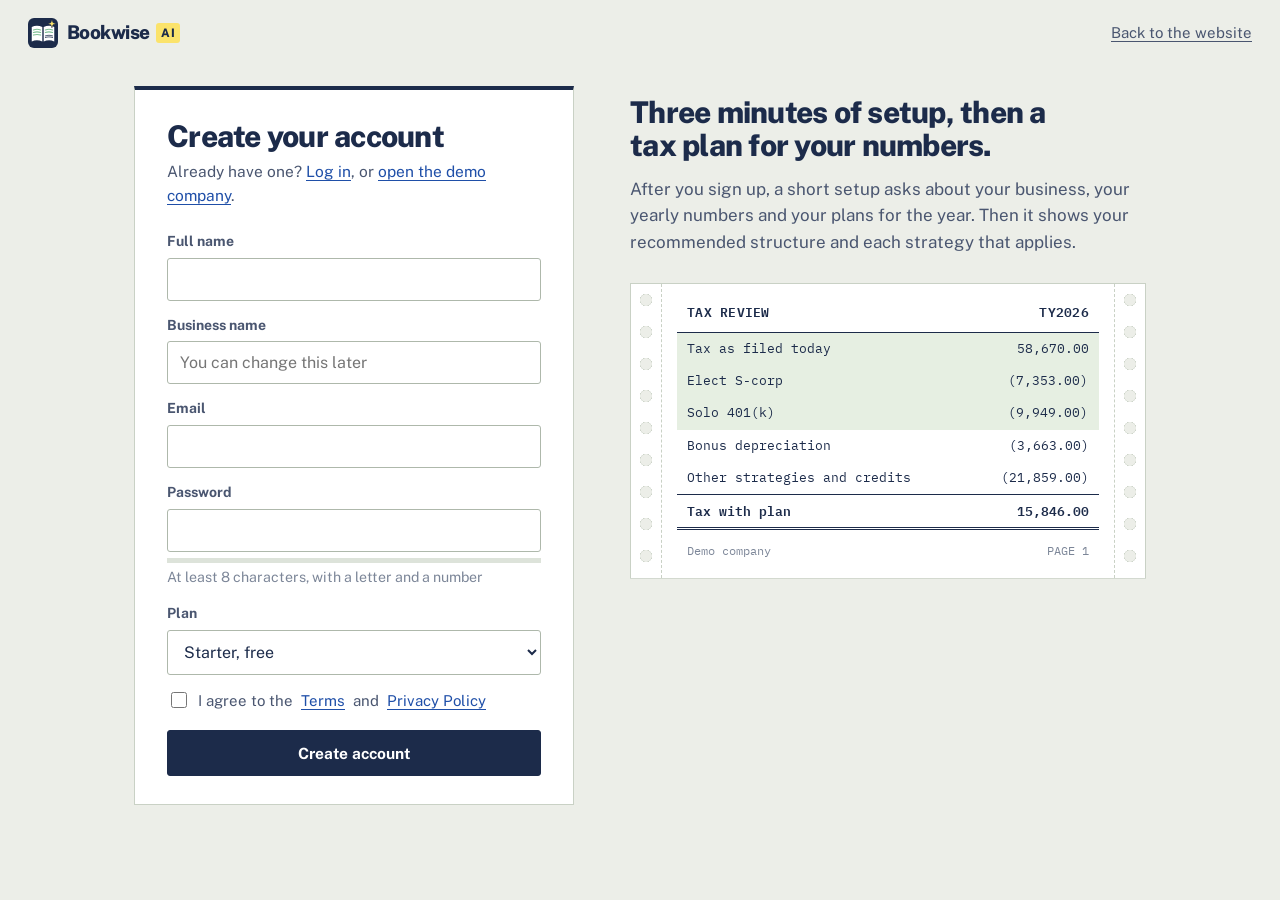
<file: bookwise-ai/signup.html>
<!DOCTYPE html>
<html lang="en">
<head>
  <meta charset="UTF-8" /><meta name="viewport" content="width=device-width, initial-scale=1" />
  <title>Create your account: Bookwise AI</title>
  <link rel="icon" href="favicon.svg" type="image/svg+xml" />
  <link rel="apple-touch-icon" href="assets/apple-touch-icon.png" />
  <link rel="stylesheet" href="css/site.css" />
</head>
<body class="auth-page">
<div class="auth-top"><a class="brand" href="index.html"><img src="assets/logo-mark.svg" alt="" width="30" height="30"/><span>Bookwise</span><em>AI</em></a><a class="muted" href="index.html">Back to the website</a></div>
<div class="auth">
  <main class="form-sheet">
    <h1>Create your account</h1>
    <p class="sub">Already have one? <a href="login.html">Log in</a>, or <a href="login.html?demo=1">open the demo company</a>.</p>
    <div class="alert" id="msg" role="alert"></div>
    <form id="f" novalidate>
      <label class="field"><span>Full name</span><input id="name" autocomplete="name" required /></label>
      <label class="field"><span>Business name</span><input id="company" autocomplete="organization" placeholder="You can change this later" /></label>
      <label class="field"><span>Email</span><input id="email" type="email" autocomplete="email" required /></label>
      <label class="field"><span>Password</span><input id="pw" type="password" autocomplete="new-password" required />
        <div class="pw-meter"><i id="meter"></i></div><small class="muted" id="pwhint">At least 8 characters, with a letter and a number</small></label>
      <label class="field"><span>Plan</span><select id="plan"><option value="starter">Starter, free</option><option value="pro">Pro, 14-day trial then $29 a month</option><option value="business">Business, 14-day trial then $59 a month</option></select></label>
      <label class="check-row"><input type="checkbox" id="agree" /> I agree to the <a href="terms.html" target="_blank">Terms</a> and <a href="privacy.html" target="_blank">Privacy Policy</a></label>
      <button class="btn primary block" type="submit" id="go">Create account</button>
    </form>
  </main>
  <aside class="auth-aside">
    <h2>Three minutes of setup, then a tax plan for your numbers.</h2>
    <p>After you sign up, a short setup asks about your business, your yearly numbers and your plans for the year. Then it shows your recommended structure and each strategy that applies.</p>
    <div class="printout feed" data-tilt aria-hidden="true">
      <div class="ph"><span>TAX REVIEW</span><span>TY2026</span></div>
      <table>
        <tr class="b"><td>Tax as filed today</td><td class="amt">58,670.00</td></tr>
        <tr class="b"><td>Elect S-corp</td><td class="amt"><span class="hl">(7,353.00)</span></td></tr>
        <tr class="b"><td>Solo 401(k)</td><td class="amt"><span class="hl">(9,949.00)</span></td></tr>
        <tr><td>Bonus depreciation</td><td class="amt">(3,663.00)</td></tr>
        <tr><td>Other strategies and credits</td><td class="amt">(21,859.00)</td></tr>
        <tr class="net"><td>Tax with plan</td><td class="amt">15,846.00</td></tr>
      </table><div class="pf"><span>Demo company</span><span>PAGE 1</span></div></div>
  </aside>
</div>
<script src="js/tilt.js"></script>
<script src="js/auth.js"></script>
<script>
  const el = id => document.getElementById(id);
  const [nameEl, company, email, pw, plan, agree, meter, pwhint, remember] = ['name', 'company', 'email', 'pw', 'plan', 'agree', 'meter', 'pwhint', 'remember'].map(el);
  const q = new URLSearchParams(location.search), msg = document.getElementById('msg');
  if (q.get('plan')) document.getElementById('plan').value = q.get('plan');
  const show = t => { msg.textContent = t; msg.className = 'alert show bad'; };
  pw.addEventListener('input', () => {
    const v = pw.value; let s = 0;
    if (v.length >= 8) s++; if (/[A-Za-z]/.test(v) && /\d/.test(v)) s++; if (v.length >= 12) s++; if (/[^A-Za-z0-9]/.test(v)) s++;
    meter.style.width = (s * 25) + '%'; meter.style.background = ['#c2412d', '#d9922b', '#8bbf3f', '#11785a', '#11785a'][s];
    pwhint.textContent = ['Too short', 'Add a letter and a number', 'Good', 'Strong', 'Very strong'][s];
  });
  document.getElementById('f').addEventListener('submit', async e => {
    e.preventDefault();
    if (!agree.checked) return show('Please accept the Terms and Privacy Policy.');
    const b = document.getElementById('go'); b.disabled = true; b.textContent = 'Creating account…';
    try {
      await Auth.signup({ name: nameEl.value, company: company.value, email: email.value, password: pw.value, plan: plan.value });
      location.href = 'app.html#/onboarding';
    } catch (err) { show(err.message); b.disabled = false; b.textContent = 'Create account'; }
  });
</script>
</body>
</html>
</file>
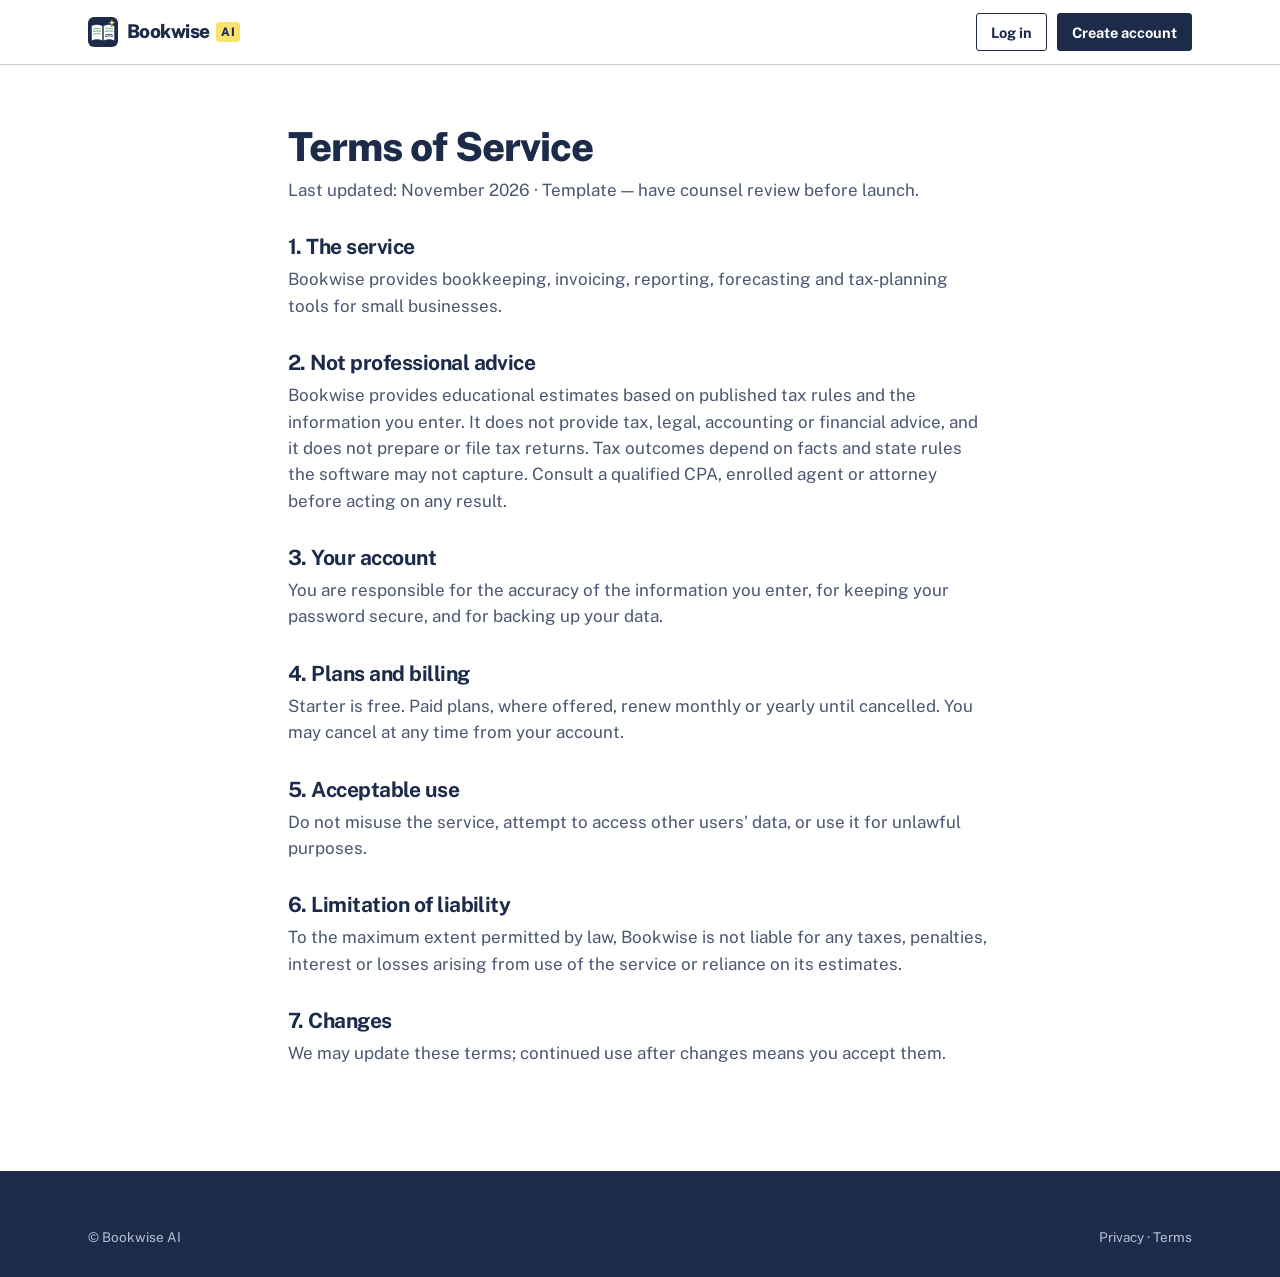
<file: bookwise-ai/terms.html>
<!DOCTYPE html>
<html lang="en"><head><meta charset="UTF-8" /><meta name="viewport" content="width=device-width, initial-scale=1" />
<title>Terms of Service: Bookwise AI</title><link rel="icon" href="favicon.svg" type="image/svg+xml" />
<link rel="stylesheet" href="css/site.css" /></head>
<body><header class="nav"><div class="wrap"><a class="brand" href="index.html"><img src="assets/logo-mark.svg" alt="" width="30" height="30"/><span>Bookwise</span><em>AI</em></a><div class="right"><a class="btn" href="login.html">Log in</a><a class="btn primary" href="signup.html">Create account</a></div></div></header>
<main class="doc"><h1>Terms of Service</h1><p class="muted">Last updated: November 2026 · Template — have counsel review before launch.</p>
<h2>1. The service</h2><p>Bookwise provides bookkeeping, invoicing, reporting, forecasting and tax-planning tools for small businesses.</p>
<h2>2. Not professional advice</h2><p>Bookwise provides educational estimates based on published tax rules and the information you enter. It does not provide tax, legal, accounting or financial advice, and it does not prepare or file tax returns. Tax outcomes depend on facts and state rules the software may not capture. Consult a qualified CPA, enrolled agent or attorney before acting on any result.</p>
<h2>3. Your account</h2><p>You are responsible for the accuracy of the information you enter, for keeping your password secure, and for backing up your data.</p>
<h2>4. Plans and billing</h2><p>Starter is free. Paid plans, where offered, renew monthly or yearly until cancelled. You may cancel at any time from your account.</p>
<h2>5. Acceptable use</h2><p>Do not misuse the service, attempt to access other users&#39; data, or use it for unlawful purposes.</p>
<h2>6. Limitation of liability</h2><p>To the maximum extent permitted by law, Bookwise is not liable for any taxes, penalties, interest or losses arising from use of the service or reliance on its estimates.</p>
<h2>7. Changes</h2><p>We may update these terms; continued use after changes means you accept them.</p></main>
<footer><div class="wrap"><div class="legal" style="border:0;margin:0;padding:0"><span>© Bookwise AI</span><span><a href="privacy.html" style="display:inline">Privacy</a> · <a href="terms.html" style="display:inline">Terms</a></span></div></div></footer></body></html>
</file>
<file: bookwise-ai/css/site.css>
@import url(fonts.css);
/* Bookwise — public site + sign-in pages. Same ledger system as the app. */
:root {
  --ink: #1c2b4a; --ink-2: #4a5670; --ink-3: #7c8698;
  --canvas: #eceee8; --paper: #fff; --band: #e6efe2; --band-2: #f1f6ee;
  --rule: #c9d1c5; --rule-2: #dde3da; --green: #2f7d4f; --red: #b42318; --hl: #fbe36b; --link: #1f4fa8;
  --sans: "Public Sans", ui-sans-serif, system-ui, -apple-system, "Segoe UI", Roboto, sans-serif;
  --mono: "Plex Mono", ui-monospace, Menlo, monospace;
}
* { box-sizing: border-box; }
html { scroll-behavior: smooth; }
body { margin: 0; font-family: var(--sans); color: var(--ink); background: var(--paper); font-size: 17px; line-height: 1.55; -webkit-font-smoothing: antialiased; }
a { color: var(--link); text-underline-offset: 3px; }
img { max-width: 100%; display: block; }
h1, h2, h3 { margin: 0; line-height: 1.1; letter-spacing: -.025em; }
p { margin: 0 0 14px; }
:focus-visible { outline: 2px solid var(--link); outline-offset: 2px; }
.wrap { max-width: 1160px; margin: 0 auto; padding: 0 28px; }
.muted { color: var(--ink-3); }
.hl { background: linear-gradient(transparent 52%, var(--hl) 52%, var(--hl) 90%, transparent 90%); padding: 0 .1em; }
.btn { display: inline-flex; align-items: center; justify-content: center; gap: 8px; height: 46px; padding: 0 20px; border-radius: 3px; font: 700 15.5px var(--sans); border: 1.5px solid var(--ink); background: var(--paper); color: var(--ink); cursor: pointer; text-decoration: none; white-space: nowrap; }
.btn:hover { background: var(--band-2); }
.btn.primary { background: var(--ink); color: #fff; }
.btn.primary:hover { background: #2a3d63; }
.btn.block { width: 100%; }
.btn.lg { height: 52px; padding: 0 24px; font-size: 16.5px; }

/* ---------- header ---------- */
.nav { position: sticky; top: 0; z-index: 20; background: var(--paper); border-bottom: 1px solid var(--rule); }
.nav .wrap { display: flex; align-items: center; height: 64px; gap: 34px; }
.brand { display: flex; align-items: center; gap: 10px; font-weight: 800; font-size: 19px; color: var(--ink); letter-spacing: -.02em; text-decoration: none; }
.brand i { width: 28px; height: 28px; border-radius: 2px; background: var(--ink); position: relative; font-size: 0; }
.brand i::before, .brand i::after { content: ''; position: absolute; left: 6px; right: 6px; border-top: 2px solid #fff; }
.brand i::before { top: 8px; box-shadow: 0 5px 0 #fff; }
.brand i::after { bottom: 5px; border-top: 3px double #9fd3b0; }
.nav-links { display: flex; gap: 26px; }
.nav-links a { color: var(--ink-2); font-weight: 600; font-size: 15px; text-decoration: none; }
.nav-links a:hover { color: var(--ink); text-decoration: underline; }
.nav .right { margin-left: auto; display: flex; gap: 10px; align-items: center; }
.nav .right .btn { height: 38px; padding: 0 14px; font-size: 14.5px; }
.burger { display: none; background: none; border: 0; font-size: 22px; cursor: pointer; color: var(--ink); }
.mobile-only { display: none; }

/* ---------- hero ---------- */
.hero { background: var(--canvas); border-bottom: 1px solid var(--rule); padding: 64px 0 72px; overflow: hidden; }
.hero-grid { display: grid; grid-template-columns: 1fr 1.02fr; gap: 56px; align-items: center; }
.hero h1 { font-size: clamp(40px, 5.2vw, 64px); font-weight: 800; letter-spacing: -.035em; line-height: 1.02; }
.hero .lead { font-size: 19px; color: var(--ink-2); max-width: 34em; margin: 22px 0 30px; }
.hero .cta { display: flex; gap: 12px; flex-wrap: wrap; }
.hero .fine { margin-top: 18px; font-size: 14.5px; color: var(--ink-2); }
.hero .fine code { font: 500 14px var(--mono); background: var(--paper); border: 1px solid var(--rule); padding: 1px 6px; }

/* the green-bar printout */
.printout { position: relative; background: var(--paper); padding: 0 46px; border: 1px solid var(--rule); box-shadow: 0 1px 0 var(--rule), 0 18px 40px -18px rgba(28,43,74,.35); font-family: var(--mono); font-size: 13px; color: var(--ink); }
.printout::before, .printout::after { content: ''; position: absolute; top: 0; bottom: 0; width: 30px; background-image: radial-gradient(circle at 15px 16px, var(--canvas) 5.5px, #c9d1c5 6px, transparent 6.5px); background-size: 30px 32px; }
.printout::before { left: 0; border-right: 1px dashed var(--rule); }
.printout::after { right: 0; border-left: 1px dashed var(--rule); }
.printout .ph { display: flex; justify-content: space-between; padding: 18px 10px 10px; font-weight: 600; letter-spacing: .02em; border-bottom: 1px solid var(--ink); }
.printout table { width: 100%; border-collapse: collapse; }
.printout td { padding: 6px 10px; white-space: nowrap; }
.printout td.amt { text-align: right; }
.printout tr.b td { background: var(--band); }
.printout tr.sec td { padding-top: 14px; font-weight: 600; }
.printout tr.tot td { border-top: 1px solid var(--ink); font-weight: 600; }
.printout tr.net td { border-top: 1px solid var(--ink); border-bottom: 3px double var(--ink); font-weight: 600; }
.printout .note { font-family: var(--sans); font-size: 12px; color: var(--red); font-weight: 600; padding-left: 8px; }
.printout .pf { padding: 12px 10px 18px; color: var(--ink-3); font-size: 11.5px; display: flex; justify-content: space-between; }

/* ---------- sections ---------- */
section { padding: 88px 0; }
section.alt { background: var(--canvas); border-top: 1px solid var(--rule); border-bottom: 1px solid var(--rule); }
.sec-title { font-size: clamp(30px, 3.4vw, 42px); font-weight: 800; max-width: 18em; }
.sec-intro { color: var(--ink-2); max-width: 36em; margin-top: 14px; font-size: 18px; }
.two { display: grid; grid-template-columns: 1fr 1.25fr; gap: 64px; align-items: start; }

/* index with dotted leaders */
.index { list-style: none; padding: 0; margin: 0; border-top: 1.5px solid var(--ink); }
.index li { display: flex; align-items: baseline; gap: 10px; padding: 15px 0; border-bottom: 1px solid var(--rule-2); }
.index b { font-size: 18px; white-space: nowrap; }
.index .lead-dots { flex: 1; border-bottom: 2px dotted var(--rule); transform: translateY(-5px); min-width: 30px; }
.index span.d { color: var(--ink-2); font-size: 15.5px; max-width: 24em; text-align: right; }

figure { margin: 0; }
.shot { border: 1.5px solid var(--ink); background: var(--paper); }
figcaption { font-size: 14px; color: var(--ink-3); margin-top: 10px; }

/* strategies ledger */
.ledger { width: 100%; border-collapse: collapse; font-size: 15.5px; }
.ledger th { text-align: left; font-size: 13.5px; color: var(--ink-2); padding: 8px 12px; border-bottom: 1.5px solid var(--ink); }
.ledger td { padding: 9px 12px; }
.ledger tr:nth-child(6n+1) td, .ledger tr:nth-child(6n+2) td, .ledger tr:nth-child(6n+3) td { background: var(--band-2); }
.ledger td:first-child { font-family: var(--mono); font-size: 13.5px; color: var(--ink-2); white-space: nowrap; width: 1%; }
.ticks { list-style: none; padding: 0; margin: 24px 0 0; }
.ticks li { padding: 9px 0 9px 28px; position: relative; color: var(--ink-2); border-bottom: 1px solid var(--rule-2); }
.ticks li::before { content: '✓'; position: absolute; left: 2px; color: var(--green); font-weight: 800; }

/* worksheet */
.worksheet { background: var(--paper); border: 1.5px solid var(--ink); }
.worksheet .wh { background: var(--ink); color: #fff; padding: 14px 22px; display: flex; justify-content: space-between; align-items: baseline; gap: 12px; flex-wrap: wrap; }
.worksheet .wh h3 { font-size: 20px; letter-spacing: -.01em; }
.worksheet .wh span { color: #c9d3e6; font-size: 14px; }
.wl { display: grid; grid-template-columns: 54px 1fr 260px; align-items: center; border-bottom: 1px solid var(--rule-2); min-height: 60px; }
.wl:nth-child(odd) { background: var(--band-2); }
.wl .n { font: 600 14px var(--mono); color: var(--ink-2); text-align: center; border-right: 1px solid var(--rule-2); align-self: stretch; display: grid; place-items: center; }
.wl .q { padding: 10px 18px; font-size: 16px; }
.wl .q small { display: block; color: var(--ink-3); font-size: 13.5px; }
.wl .a { padding: 10px 18px; text-align: right; font: 500 18px var(--mono); border-left: 1px solid var(--rule-2); align-self: stretch; display: flex; align-items: center; justify-content: flex-end; }
.wl .a input[type=range] { width: 100%; accent-color: var(--ink); }
.wl .a select { width: 100%; height: 40px; border: 1px solid #aeb8ab; border-radius: 3px; font: 15px var(--sans); padding: 0 10px; background: #fff; color: var(--ink); }
.wl.total { border-top: 1.5px solid var(--ink); border-bottom: 3px double var(--ink); background: var(--paper) !important; }
.wl.total .a { font-size: 26px; font-weight: 600; }
.worksheet .wf { padding: 16px 22px; display: flex; justify-content: space-between; align-items: center; gap: 16px; flex-wrap: wrap; font-size: 14px; color: var(--ink-2); }

/* pricing table */
.toggle { display: inline-flex; border: 1.5px solid var(--ink); border-radius: 3px; overflow: hidden; margin-top: 24px; }
.toggle button { border: 0; background: var(--paper); padding: 8px 16px; font: 600 14.5px var(--sans); color: var(--ink); cursor: pointer; }
.toggle button + button { border-left: 1.5px solid var(--ink); }
.toggle button.on { background: var(--ink); color: #fff; }
.prices { width: 100%; border-collapse: collapse; margin-top: 34px; background: var(--paper); border: 1.5px solid var(--ink); }
.prices th, .prices td { padding: 13px 18px; text-align: left; border-bottom: 1px solid var(--rule-2); }
.prices thead th { vertical-align: top; border-bottom: 1.5px solid var(--ink); width: 22%; }
.prices thead th:first-child { width: auto; }
.prices thead th.pop { background: var(--band-2); }
.prices .pname { font-size: 19px; font-weight: 800; }
.prices .pdesc { font-size: 14px; color: var(--ink-3); font-weight: 400; margin: 2px 0 10px; }
.prices .price { font: 500 34px var(--mono); letter-spacing: -.03em; }
.prices .price small { font: 500 14px var(--sans); color: var(--ink-3); letter-spacing: 0; }
.prices td { font-size: 15.5px; }
.prices td.c { text-align: center; font-weight: 800; color: var(--green); }
.prices td.c.no { color: var(--rule); }
.prices td.pop { background: var(--band-2); }
.prices tfoot td { border-bottom: 0; padding-top: 18px; padding-bottom: 18px; }

/* questions */
.qa { display: grid; grid-template-columns: 1fr 1fr; gap: 0 56px; margin-top: 34px; }
.qa div { border-top: 1.5px solid var(--ink); padding: 18px 0 28px; }
.qa h3 { font-size: 19px; letter-spacing: -.01em; margin-bottom: 8px; }
.qa p { color: var(--ink-2); font-size: 16px; }

/* contact */
.contact { display: grid; grid-template-columns: 1fr 1fr; gap: 64px; align-items: start; }
.field { display: block; margin-bottom: 14px; }
.field span { display: block; font-size: 14px; font-weight: 700; color: var(--ink-2); margin-bottom: 5px; }
.field input, .field textarea, .field select { width: 100%; padding: 11px 12px; border: 1px solid #aeb8ab; border-radius: 3px; font: 16px var(--sans); color: var(--ink); background: #fff; }
.field input:focus, .field textarea:focus, .field select:focus { outline: none; border-color: var(--ink); box-shadow: 0 0 0 2px rgba(28,43,74,.15); }

footer { background: var(--ink); color: #b7c1d6; padding: 56px 0 30px; font-size: 15px; }
footer .cols { display: grid; grid-template-columns: 1.6fr repeat(3, 1fr); gap: 30px; }
footer h4 { color: #fff; font-size: 15px; margin: 0 0 10px; }
footer a { color: #b7c1d6; display: block; padding: 3px 0; text-decoration: none; }
footer a:hover { color: #fff; text-decoration: underline; }
footer .brand { color: #fff; }
footer .brand i { background: #fff; }
footer .brand i::before, footer .brand i::after { border-top-color: var(--ink); }
footer .brand i::before { box-shadow: 0 5px 0 var(--ink); }
footer .brand i::after { border-top: 3px double var(--green); }
footer .legal { border-top: 1px solid #34466b; margin-top: 40px; padding-top: 18px; display: flex; justify-content: space-between; flex-wrap: wrap; gap: 10px; font-size: 13.5px; }

/* ---------- sign-in pages ---------- */
.auth-page { background: var(--canvas); min-height: 100vh; }
.auth-top { display: flex; align-items: center; justify-content: space-between; padding: 18px 28px; }
.auth-top a.muted { font-size: 15px; color: var(--ink-2); }
.auth { max-width: 1060px; margin: 20px auto 60px; padding: 0 24px; display: grid; grid-template-columns: 440px 1fr; gap: 56px; align-items: start; }
.form-sheet { background: var(--paper); border: 1px solid var(--rule); border-top: 4px solid var(--ink); padding: 30px 32px 28px; }
.form-sheet h1 { font-size: 30px; font-weight: 800; }
.form-sheet .sub { color: var(--ink-2); margin: 6px 0 24px; font-size: 15.5px; }
.demo-card { background: var(--hl); padding: 14px 16px; margin-bottom: 22px; font-size: 15px; }
.demo-card code { font: 500 14px var(--mono); }
.divider { display: flex; align-items: center; gap: 12px; color: var(--ink-3); font-size: 14px; margin: 4px 0 18px; }
.divider::before, .divider::after { content: ''; flex: 1; height: 1px; background: var(--rule); }
.alert { padding: 10px 14px; font-size: 14.5px; font-weight: 600; margin-bottom: 14px; display: none; border-left: 4px solid; }
.alert.show { display: block; }
.alert.bad { background: #f8e7e4; color: var(--red); }
.alert.good { background: var(--band); color: var(--green); }
.pw-meter { height: 5px; background: var(--rule-2); margin-top: 6px; overflow: hidden; }
.pw-meter i { display: block; height: 100%; width: 0; transition: width .2s; }
.check-row { display: flex; align-items: center; gap: 8px; font-size: 15px; color: var(--ink-2); margin: 4px 0 18px; }
.check-row input { accent-color: var(--ink); width: 16px; height: 16px; }
.auth-aside h2 { font-size: 30px; font-weight: 800; max-width: 15em; margin-top: 10px; }
.auth-aside p { color: var(--ink-2); max-width: 32em; margin-top: 14px; }
.auth-aside .printout { margin-top: 28px; }

/* legal pages */
.doc { max-width: 760px; margin: 0 auto; padding: 60px 28px 90px; }
.doc h1 { font-size: 40px; font-weight: 800; margin-bottom: 8px; }
.doc h2 { font-size: 21px; margin: 32px 0 8px; }
.doc p, .doc li { color: var(--ink-2); }

@media (max-width: 960px) {
  .hero-grid, .two, .contact, .auth { grid-template-columns: 1fr; }
  .qa { grid-template-columns: 1fr; }
  footer .cols { grid-template-columns: 1fr 1fr; }
  .nav-links { display: none; position: absolute; top: 64px; left: 0; right: 0; background: var(--paper); flex-direction: column; padding: 16px 28px; border-bottom: 1px solid var(--rule); gap: 14px; }
  .nav-links.open { display: flex; }
  .nav-links .mobile-only { display: block; }
  .burger { display: block; }
  .nav .right .btn:not(.primary) { display: none; }
  .printout { padding: 0 34px; font-size: 11.5px; }
  .printout::before, .printout::after { width: 22px; background-size: 22px 26px; background-image: radial-gradient(circle at 11px 13px, var(--canvas) 4px, #c9d1c5 4.5px, transparent 5px); }
  .index li { flex-wrap: wrap; } .index .lead-dots { display: none; } .index span.d { text-align: left; }
  .wl { grid-template-columns: 40px 1fr; } .wl .a { grid-column: 2; border-left: 0; justify-content: flex-start; padding-top: 0; }
  .prices { font-size: 14px; } .prices th, .prices td { padding: 10px 8px; } .prices .price { font-size: 24px; }
  section { padding: 60px 0; }
  .auth-aside { display: none; }
}
.index li { display: grid; grid-template-columns: max-content minmax(30px, 1fr) minmax(0, 20em); align-items: baseline; }
.index span.d { text-align: left; }
.printout .note { color: var(--ink-3); font-weight: 500; }
@media (max-width: 960px) { .index li { grid-template-columns: 1fr; gap: 2px; } }
@font-face { font-family: "Caveat"; font-weight: 500; font-display: swap; src: url(../fonts/caveat-latin-500-normal.woff2) format("woff2"); }

/* ---------- hero visual: 3D paper with printout fallback ---------- */
.hero-visual { position: relative; min-height: 560px; display: grid; align-items: center; }
.hero-3d { position: absolute; inset: -40px -60px -40px -40px; }
.hero-3d canvas { display: block; }
.hero-visual.has3d .printout { opacity: 0; pointer-events: none; position: absolute; }
.printout.feed { animation: feed 1.6s steps(24) both; clip-path: inset(0 0 0 0); }
@keyframes feed { from { clip-path: inset(0 0 100% 0); transform: translateY(-14px); } to { clip-path: inset(0 0 0 0); transform: none; } }
.hero-3d-hint { position: absolute; right: 0; bottom: -6px; font-size: 13px; color: var(--ink-3); }

/* ---------- AI section ---------- */
.ai-grid { display: grid; grid-template-columns: 1fr 1fr; gap: 56px; margin-top: 40px; align-items: start; }
.chat-demo { background: var(--paper); border: 1.5px solid var(--ink); position: sticky; top: 90px; }
.cd-head { display: flex; justify-content: space-between; align-items: baseline; padding: 12px 18px; border-bottom: 1px solid var(--rule); font-size: 15px; }
.cd-head span { font-size: 13px; color: var(--ink-3); }
.cd-body { min-height: 330px; padding: 16px 18px; display: flex; flex-direction: column; gap: 12px; background: var(--band-2); }
.cd-body .m { max-width: 88%; padding: 10px 14px; font-size: 15px; line-height: 1.5; animation: pop .25s ease-out; }
.cd-body .u { align-self: flex-end; background: var(--ink); color: #fff; }
.cd-body .a { align-self: flex-start; background: var(--paper); border: 1px solid var(--rule); border-left: 3px solid var(--hl); }
.cd-body .a b { background: linear-gradient(transparent 55%, var(--hl) 55%); }
@keyframes pop { from { opacity: 0; transform: translateY(6px); } to { opacity: 1; transform: none; } }
.cd-input { border-top: 1px solid var(--rule); padding: 12px 18px; font-size: 15px; min-height: 48px; color: var(--ink-2); }
.cd-input .caret { display: inline-block; width: 2px; height: 18px; background: var(--ink); vertical-align: -3px; margin-left: 1px; animation: blink .9s steps(1) infinite; }
@keyframes blink { 50% { opacity: 0; } }
.ai-list { list-style: none; padding: 0; margin: 0; border-top: 1.5px solid var(--ink); }
.ai-list li { padding: 16px 0; border-bottom: 1px solid var(--rule-2); }
.ai-list b { font-size: 18px; }
.ai-list p { margin: 4px 0 0; color: var(--ink-2); font-size: 16px; }
.annot-sheet { background: var(--paper); border: 1px solid var(--rule); padding: 30px 40px; max-width: 980px; }
.as-head { display: flex; justify-content: space-between; align-items: baseline; border-bottom: 1.5px solid var(--ink); padding-bottom: 10px; margin-bottom: 6px; color: var(--ink-2); font-size: 14px; }
.as-head b { color: var(--ink); font-size: 20px; }
.annot-sheet table { width: 100%; border-collapse: collapse; }
.annot-sheet td { padding: 9px 8px; border-bottom: 1px solid var(--rule-2); }
.annot-sheet td.amt { text-align: right; font-family: var(--mono); font-size: 15px; width: 160px; }
.annot-sheet tr.net td { font-weight: 800; border-top: 1px solid var(--ink); border-bottom: 3px double var(--ink); }
.annot-sheet td.mn { width: 330px; font: 500 23px/1.1 "Caveat", cursive; color: #a3271b; padding-left: 34px; border-bottom: 0; }
.annot-sheet td.mn span { display: inline-block; transform: rotate(-2deg); position: relative; clip-path: inset(0 100% 0 0); transition: clip-path 1s ease-out; }
.annot-sheet td.mn span::before { content: '←'; position: absolute; left: -24px; }
.annot-sheet.on td.mn span { clip-path: inset(0 0 0 0); }
.annot-sheet.on tr:nth-child(2) td.mn span { transition-delay: .3s; } .annot-sheet.on tr:nth-child(4) td.mn span { transition-delay: .6s; } .annot-sheet.on tr:nth-child(5) td.mn span { transition-delay: .9s; }

/* scroll reveal: one quiet move per block */
.reveal { opacity: 0; transform: translateY(14px); transition: opacity .6s ease, transform .6s ease; }
.reveal.on { opacity: 1; transform: none; }
.index li, .ledger tbody tr { transition: opacity .4s ease, transform .4s ease; }
.index.pre li, .ledger.pre tbody tr { opacity: 0; transform: translateX(-8px); }
.hl { background: linear-gradient(var(--hl), var(--hl)) no-repeat 0 88% / 0% 40%; transition: background-size .9s cubic-bezier(.2,.7,.2,1) .2s; }
.hl.on { background-size: 100% 40%; }

@media (prefers-reduced-motion: reduce) {
  .printout.feed, .cd-body .m { animation: none; }
  .reveal, .index.pre li, .ledger.pre tbody tr { opacity: 1; transform: none; transition: none; }
  .annot-sheet td.mn span { clip-path: none; transition: none; }
  .hl { background-size: 100% 40%; transition: none; }
}
@media (max-width: 960px) {
  .ai-grid { grid-template-columns: 1fr; }
  .chat-demo { position: static; }
  .hero-visual { min-height: 0; }
  .hero-3d { display: none; } .hero-visual.has3d .printout { opacity: 1; position: relative; pointer-events: auto; }
  .annot-sheet { padding: 18px; } .annot-sheet td.mn { width: auto; font-size: 18px; padding-left: 20px; }
}

/* ---------- Bookwise AI wordmark ---------- */
.brand { gap: 9px; }
.brand img { display: block; border-radius: 6px; }
.brand span { font-weight: 800; letter-spacing: -.03em; }
.brand em { font-style: normal; font-weight: 800; font-size: .62em; background: var(--hl); color: var(--ink); padding: 1px 5px; border-radius: 3px; letter-spacing: .02em; margin-left: -2px; align-self: center; }
footer .brand img { box-shadow: 0 0 0 1.5px #fff; }
footer .brand em { color: var(--ink); }
</file>
<file: bookwise-ai/css/styles.css>
@import url(fonts.css);
/* =========================================================================
   Bookwise app — "green-bar ledger" design system
   Ink-navy chrome, flat paper panels on a pale ledger-stock canvas,
   green-bar banded tables with Plex Mono figures, red for negatives,
   double rules under totals, rubber-stamp statuses, highlighter for savings.
   ========================================================================= */
:root {
  --ink: #1c2b4a; --ink-2: #4a5670; --ink-3: #7c8698;
  --canvas: #eceee8; --paper: #ffffff; --band: #e6efe2; --band-2: #f3f7f1;
  --rule: #c9d1c5; --rule-2: #dde3da; --hover: #f4f6f1;
  --green: #2f7d4f; --green-2: #23613c; --green-soft: #e3f0e6;
  --red: #b42318; --red-soft: #f8e7e4; --amber: #9a6700; --amber-soft: #fbf0d4;
  --hl: #fbe36b;
  --link: #1f4fa8; --link-soft: #e8eef9;
  --sans: "Public Sans", ui-sans-serif, system-ui, -apple-system, "Segoe UI", Roboto, sans-serif;
  --mono: "Plex Mono", ui-monospace, Menlo, Consolas, monospace;
  --r: 3px;
  --top: 56px; --nav: 228px;
  /* legacy aliases used by inline styles */
  --brand: var(--green); --brand-2: var(--green-2); --brand-3: var(--green-2); --brand-soft: var(--green-soft); --brand-tint: var(--band-2);
  --line: var(--rule); --line-2: var(--rule-2); --bad: var(--red); --good: var(--green); --panel: var(--paper); --bg: var(--canvas);
}
* { box-sizing: border-box; }
html, body { margin: 0; }
body { font-family: var(--sans); background: var(--canvas); color: var(--ink); font-size: 14px; line-height: 1.5; -webkit-font-smoothing: antialiased; }
a { color: var(--link); text-decoration: none; }
a:hover { text-decoration: underline; text-underline-offset: 3px; }
h1, h2, h3, h4 { margin: 0; line-height: 1.2; color: var(--ink); }
h1 { font-size: 26px; font-weight: 800; letter-spacing: -.02em; }
h2 { font-size: 16px; font-weight: 700; letter-spacing: -.005em; }
h3 { font-size: 14px; font-weight: 700; }
p { margin: 0 0 8px; }
.num { font-family: var(--mono); font-variant-numeric: tabular-nums; letter-spacing: -.01em; }
svg.i { width: 18px; height: 18px; flex: none; stroke: currentColor; fill: none; stroke-width: 1.7; stroke-linecap: round; stroke-linejoin: round; }
:focus-visible { outline: 2px solid var(--link); outline-offset: 2px; }
.hl { background: linear-gradient(transparent 52%, var(--hl) 52%, var(--hl) 90%, transparent 90%); padding: 0 .12em; }
@media (prefers-reduced-motion: reduce) { * { transition: none !important; animation: none !important; } }

/* =================== Top bar =================== */
.topbar { position: fixed; top: 0; left: 0; right: 0; height: var(--top); background: var(--paper); border-bottom: 1px solid var(--rule); display: flex; align-items: center; gap: 14px; padding: 0 14px 0 10px; z-index: 40; }
.tb-burger { width: 36px; height: 36px; border-radius: var(--r); border: 0; background: none; display: grid; place-items: center; color: var(--ink-2); cursor: pointer; }
.tb-burger:hover { background: var(--hover); }
.tb-logo { display: flex; align-items: center; gap: 9px; font-weight: 800; font-size: 17px; color: var(--ink); letter-spacing: -.02em; text-decoration: none !important; }
.tb-logo .mark { width: 26px; height: 26px; border-radius: 2px; background: var(--ink); color: transparent; position: relative; font-size: 0; }
.tb-logo .mark::before, .tb-logo .mark::after { content: ''; position: absolute; left: 6px; right: 6px; border-top: 2px solid #fff; }
.tb-logo .mark::before { top: 8px; box-shadow: 0 5px 0 #fff; }
.tb-logo .mark::after { bottom: 5px; border-top: 3px double #9fd3b0; }
.tb-co { border-left: 1px solid var(--rule); padding-left: 14px; font-weight: 600; color: var(--ink-2); font-size: 14px; white-space: nowrap; max-width: 230px; overflow: hidden; text-overflow: ellipsis; }
.tb-search { flex: 1; max-width: 500px; margin-left: auto; position: relative; }
.tb-search input { width: 100%; height: 36px; border: 1px solid var(--rule); background: var(--hover); border-radius: var(--r); padding: 0 40px 0 36px; font: 14px var(--sans); color: var(--ink); }
.tb-search input:focus { outline: none; background: #fff; border-color: var(--ink); }
.tb-search > svg { position: absolute; left: 11px; top: 9px; color: var(--ink-3); }
.tb-search kbd { position: absolute; right: 10px; top: 8px; font: 11px var(--mono); color: var(--ink-3); border: 1px solid var(--rule); border-radius: 2px; padding: 0 5px; background: #fff; }
.search-pop { position: absolute; top: 42px; left: 0; right: 0; background: #fff; border: 1px solid var(--ink); border-radius: var(--r); box-shadow: 0 10px 30px rgba(28,43,74,.18); max-height: 440px; overflow: auto; display: none; padding: 4px 0; }
.search-pop.open { display: block; }
.search-pop .grp { font-size: 12px; font-weight: 700; color: var(--ink-3); padding: 10px 14px 4px; }
.search-pop a { display: flex; justify-content: space-between; gap: 10px; padding: 7px 14px; color: var(--ink); text-decoration: none; }
.search-pop a:hover, .search-pop a.sel { background: var(--band); }
.search-pop a small { color: var(--ink-3); font-family: var(--mono); font-size: 12px; }
.tb-right { display: flex; align-items: center; gap: 2px; margin-left: 8px; }
.icon-btn { width: 36px; height: 36px; border-radius: var(--r); border: 0; background: none; display: grid; place-items: center; color: var(--ink-2); cursor: pointer; position: relative; text-decoration: none !important; }
.icon-btn:hover { background: var(--hover); color: var(--ink); }
.icon-btn .dot { position: absolute; top: 7px; right: 8px; width: 7px; height: 7px; border-radius: 50%; background: var(--red); }
.new-btn { display: inline-flex; align-items: center; gap: 6px; height: 34px; padding: 0 14px 0 10px; border-radius: var(--r); background: var(--ink); color: #fff; border: 0; font: 700 14px var(--sans); cursor: pointer; margin-right: 8px; }
.new-btn:hover { background: #2a3d63; }
.new-btn svg { stroke-width: 2.4; width: 16px; height: 16px; }

.pop { position: absolute; background: #fff; border: 1px solid var(--ink); border-radius: var(--r); box-shadow: 0 12px 34px rgba(28,43,74,.2); z-index: 60; display: none; }
.pop.open { display: block; }
.new-menu { top: 50px; right: 120px; padding: 14px 6px 8px; display: none; grid-template-columns: repeat(4, 180px); }
.new-menu.open { display: grid; }
.new-menu > div + div { border-left: 1px solid var(--rule-2); }
.new-menu h5 { margin: 0 12px 6px; font-size: 12.5px; color: var(--ink-3); font-weight: 700; }
.new-menu a { display: block; padding: 6px 12px; color: var(--ink); text-decoration: none; font-weight: 500; }
.new-menu a:hover { background: var(--band); }

.user-menu { position: relative; }
.avatar-btn { display: flex; align-items: center; gap: 8px; border: 0; background: none; border-radius: var(--r); padding: 3px 6px 3px 3px; cursor: pointer; font: 600 13.5px var(--sans); color: var(--ink-2); }
.avatar-btn:hover { background: var(--hover); }
.avatar { width: 30px; height: 30px; border-radius: 50%; background: var(--ink); color: #fff; display: grid; place-items: center; font-size: 12px; font-weight: 700; flex: none; letter-spacing: .02em; }
.dropdown { display: none; position: absolute; right: 0; top: calc(100% + 8px); background: #fff; border: 1px solid var(--ink); border-radius: var(--r); box-shadow: 0 12px 34px rgba(28,43,74,.2); width: 268px; z-index: 60; overflow: hidden; }
.user-menu.open .dropdown { display: block; }
.dd-head { padding: 14px 16px; border-bottom: 1px solid var(--rule); display: flex; gap: 12px; align-items: center; background: var(--band-2); }
.dropdown a { display: flex; gap: 10px; align-items: center; padding: 9px 16px; color: var(--ink); font-weight: 500; text-decoration: none; }
.dropdown a:hover { background: var(--hover); }
.dd-out { border-top: 1px solid var(--rule); color: var(--red) !important; }

/* =================== Left nav: binder index =================== */
.leftnav { position: fixed; top: var(--top); bottom: 0; left: 0; width: var(--nav); background: var(--ink); overflow-y: auto; padding: 14px 0 18px 10px; z-index: 30; transition: width .18s; display: flex; flex-direction: column; }
.leftnav .sec { font-size: 12px; font-weight: 600; color: #8e9bb8; padding: 16px 12px 5px; white-space: nowrap; }
.leftnav a { display: flex; align-items: center; gap: 11px; height: 38px; padding: 0 12px; border-radius: var(--r) 0 0 var(--r); color: #d5dcea; font-weight: 500; font-size: 14px; text-decoration: none; white-space: nowrap; position: relative; margin: 1px 0; }
.leftnav a:hover { background: rgba(255,255,255,.07); color: #fff; }
.leftnav a.active { background: var(--canvas); color: var(--ink); font-weight: 700; }
.leftnav a.active::after { content: ''; position: absolute; right: 0; top: -8px; bottom: -8px; width: 8px; background: transparent; }
.leftnav a .cnt { margin-left: auto; margin-right: 6px; background: var(--red); color: #fff; font: 600 11px var(--mono); border-radius: 2px; padding: 0 6px; }
.leftnav .nav-foot { margin-top: auto; padding: 14px 18px 0 12px; font-size: 11.5px; color: #8e9bb8; line-height: 1.45; }
body.nav-mini { --nav: 64px; }
body.nav-mini .leftnav .sec, body.nav-mini .leftnav a span, body.nav-mini .leftnav .cnt, body.nav-mini .nav-foot { display: none; }
body.nav-mini .leftnav a { justify-content: center; padding: 0; }

/* =================== Main =================== */
.main { margin-left: var(--nav); padding-top: var(--top); min-height: 100vh; transition: margin .18s; }
.page-head { padding: 26px 34px 0; display: flex; align-items: flex-end; justify-content: space-between; gap: 16px; flex-wrap: wrap; }
.page-head .crumb { font-size: 13px; color: var(--ink-3); font-weight: 600; margin-bottom: 2px; }
.page-head .sub { color: var(--ink-2); font-size: 14px; margin-top: 4px; max-width: 70ch; }
.page-actions { display: flex; gap: 8px; align-items: center; flex-wrap: wrap; }
.content { padding: 20px 34px 70px; max-width: 1440px; }
.demo-bar { background: var(--hl); color: var(--ink); padding: 7px 34px; font-size: 13px; display: flex; gap: 12px; align-items: center; }
.demo-bar a { font-weight: 700; color: var(--ink); text-decoration: underline; }

/* =================== Primitives =================== */
.card { background: var(--paper); border: 1px solid var(--rule); border-radius: var(--r); padding: 20px 22px; }
.card + .card { margin-top: 16px; }
.grid > .card + .card { margin-top: 0; }
.card.flush { padding: 0; overflow: hidden; }
.card-h { display: flex; align-items: baseline; justify-content: space-between; gap: 12px; margin-bottom: 14px; flex-wrap: wrap; }
.card-h .muted { font-size: 13px; }
.grid { display: grid; gap: 16px; }
.g2 { grid-template-columns: repeat(2, minmax(0, 1fr)); }
.g3 { grid-template-columns: repeat(3, minmax(0, 1fr)); }
.g4 { grid-template-columns: repeat(4, minmax(0, 1fr)); }
.g-2-1 { grid-template-columns: 2fr 1fr; }
.row { display: flex; align-items: center; gap: 10px; flex-wrap: wrap; }
.spacer { flex: 1; }
.muted { color: var(--ink-3); }
.small { font-size: 13px; }
.up { color: var(--green) !important; } .down { color: var(--red) !important; }
.code { font-family: var(--mono); font-size: 12px; color: var(--ink-3); }

.kpi { padding: 16px 18px; }
.kpi .label { color: var(--ink-2); font-size: 13px; font-weight: 600; }
.kpi .value { font-size: 26px; font-weight: 700; margin-top: 4px; letter-spacing: -.02em; font-variant-numeric: tabular-nums; }
.kpi .delta { font-size: 13px; margin-top: 2px; color: var(--ink-3); }
.kpi.hero { background: var(--paper); color: var(--ink); text-decoration: none !important; border-left: 4px solid var(--ink); }
.kpi.hero .value { background: linear-gradient(transparent 55%, var(--hl) 55%, var(--hl) 92%, transparent 92%); display: inline-block; }

.btn { display: inline-flex; align-items: center; justify-content: center; gap: 6px; height: 34px; border: 1px solid var(--ink); background: var(--paper); color: var(--ink); padding: 0 14px; border-radius: var(--r); font: 600 13.5px var(--sans); cursor: pointer; white-space: nowrap; text-decoration: none !important; }
.btn:hover { background: var(--hover); }
.btn.primary { background: var(--ink); color: #fff; border-color: var(--ink); }
.btn.primary:hover { background: #2a3d63; }
.btn.ghost { border-color: transparent; background: transparent; color: var(--link); padding: 0 8px; }
.btn.ghost:hover { background: var(--link-soft); }
.btn.sm { height: 28px; padding: 0 10px; font-size: 12.5px; }
.btn.danger { color: var(--red); border-color: var(--red); }
.btn svg.i { width: 15px; height: 15px; }
.btn[disabled] { opacity: .45; cursor: not-allowed; }
.link { color: var(--link); font-weight: 600; cursor: pointer; background: none; border: 0; font: 600 13.5px var(--sans); padding: 0; }
.link:hover { text-decoration: underline; text-underline-offset: 3px; }

.tabs { display: flex; gap: 0; border-bottom: 1px solid var(--ink); margin-bottom: 18px; overflow-x: auto; }
.tab { padding: 9px 16px; color: var(--ink-2); border: 1px solid transparent; border-bottom: 0; cursor: pointer; white-space: nowrap; background: none; font: 600 14px var(--sans); margin-bottom: -1px; border-radius: var(--r) var(--r) 0 0; }
.tab:hover { color: var(--ink); background: rgba(255,255,255,.5); }
.tab.active { color: var(--ink); background: var(--paper); border-color: var(--ink); border-bottom: 1px solid var(--paper); font-weight: 700; }
.tab .cnt { font: 600 12px var(--mono); color: var(--ink-3); margin-left: 6px; }
.seg { display: inline-flex; border: 1px solid var(--ink); border-radius: var(--r); overflow: hidden; background: #fff; }
.seg button { border: 0; background: #fff; padding: 6px 12px; font: 600 13px var(--sans); color: var(--ink-2); cursor: pointer; }
.seg button + button { border-left: 1px solid var(--ink); }
.seg button.on { background: var(--ink); color: #fff; }

/* ---------- Green-bar tables ---------- */
table { width: 100%; border-collapse: collapse; }
th, td { text-align: left; padding: 9px 12px; vertical-align: middle; }
td { border-bottom: 0; }
th { font-size: 12.5px; color: var(--ink-2); font-weight: 700; background: var(--paper); white-space: nowrap; user-select: none; border-bottom: 1.5px solid var(--ink); }
tbody tr:nth-child(6n+1) td, tbody tr:nth-child(6n+2) td, tbody tr:nth-child(6n+3) td { background: var(--band-2); }
th.sort { cursor: pointer; } th.sort:hover { color: var(--ink); }
th .arr { opacity: .3; margin-left: 4px; font-size: 9px; } th.sorted .arr { opacity: 1; color: var(--ink); }
td.r, th.r { text-align: right; }
td.r { font-family: var(--mono); font-size: 13px; font-variant-numeric: tabular-nums; letter-spacing: -.01em; }
td.r .link, td.r .btn, td.r .row-action, td.r .badge { font-family: var(--sans); }
td.c, th.c { text-align: center; }
tbody tr:hover td { background: #e9f1e5 !important; }
tr.sel td { background: var(--hl) !important; }
tr.total td { font-weight: 700; border-top: 1px solid var(--ink); border-bottom: 3px double var(--ink); background: var(--paper) !important; }
tr.sub td { font-weight: 700; }
tr.indent td:first-child { padding-left: 30px; }
.table-wrap { overflow-x: auto; }
td .t1 { font-weight: 600; color: var(--ink); }
td .t2 { font-size: 12.5px; color: var(--ink-3); }
td input[type=checkbox], th input[type=checkbox] { width: 15px; height: 15px; accent-color: var(--ink); cursor: pointer; }
.cb { width: 38px; }
.table-toolbar { display: flex; align-items: center; gap: 10px; padding: 12px 14px; border-bottom: 1px solid var(--rule); flex-wrap: wrap; background: var(--paper); }
.table-toolbar .search-in { position: relative; }
.table-toolbar .search-in svg { position: absolute; left: 10px; top: 9px; color: var(--ink-3); width: 15px; height: 15px; }
.table-toolbar .search-in input { padding-left: 31px; width: 250px; height: 33px; }
.table-toolbar select { height: 33px; width: auto; padding: 0 28px 0 10px; }
.batch { display: none; align-items: center; gap: 10px; background: var(--hl); border-bottom: 1px solid var(--ink); padding: 8px 14px; font-weight: 700; }
.batch.show { display: flex; }
.pager { display: flex; align-items: center; justify-content: flex-end; gap: 8px; padding: 9px 14px; font-size: 13px; color: var(--ink-2); border-top: 1px solid var(--rule); font-family: var(--mono); }
.pager button { border: 1px solid var(--ink); background: #fff; border-radius: var(--r); width: 28px; height: 26px; cursor: pointer; color: var(--ink); }
.pager button[disabled] { opacity: .3; cursor: default; }
.row-action { display: inline-flex; align-items: center; gap: 0; }
.row-action .link { padding: 3px 6px; }
.row-action .more { border: 0; background: none; cursor: pointer; color: var(--link); padding: 3px; border-radius: 2px; display: grid; place-items: center; }
.row-action .more svg { width: 15px; height: 15px; }
.row-action .more:hover { background: var(--link-soft); }
.menu { position: absolute; background: #fff; border: 1px solid var(--ink); border-radius: var(--r); box-shadow: 0 10px 28px rgba(28,43,74,.2); padding: 4px 0; z-index: 70; min-width: 180px; }
.menu button { display: block; width: 100%; text-align: left; border: 0; background: none; padding: 7px 14px; font: 500 13.5px var(--sans); color: var(--ink); cursor: pointer; }
.menu button:hover { background: var(--band); }
.menu button.bad { color: var(--red); border-top: 1px solid var(--rule-2); }

/* ---------- Rubber-stamp statuses ---------- */
.badge { display: inline-flex; align-items: center; padding: 0 6px; border: 1.5px solid currentColor; border-radius: 2px; font: 700 11.5px var(--sans); letter-spacing: .03em; white-space: nowrap; line-height: 18px; background: transparent; }
.badge.nodot { }
.b-paid, .b-good { color: var(--green); }
.b-sent, .b-info { color: var(--ink); }
.b-overdue, .b-bad { color: var(--red); }
.b-draft, .b-gray { color: var(--ink-3); }
.b-warn, .b-review { color: var(--amber); }
.b-paid, .b-overdue { transform: rotate(-2deg); text-transform: uppercase; letter-spacing: .06em; }

/* ---------- Forms ---------- */
label.f { display: flex; flex-direction: column; gap: 5px; font-size: 13px; font-weight: 600; color: var(--ink-2); }
label.f .hint { font-weight: 400; color: var(--ink-3); font-size: 12.5px; }
input, select, textarea { font: 14px var(--sans); color: var(--ink); border: 1px solid #aeb8ab; border-radius: var(--r); padding: 7px 10px; background: #fff; width: 100%; height: 36px; }
textarea { height: auto; }
input[type=number] { font-family: var(--mono); font-size: 13.5px; }
input[type=checkbox], input[type=radio] { width: auto; height: auto; }
input[type=date] { padding: 5px 10px; }
input:focus, select:focus, textarea:focus { outline: none; border-color: var(--ink); box-shadow: 0 0 0 2px rgba(28,43,74,.15); }
input:disabled { background: var(--hover); color: var(--ink-3); }
.money-in { position: relative; }
.money-in::before { content: '$'; position: absolute; left: 10px; top: 50%; transform: translateY(-50%); color: var(--ink-3); font-family: var(--mono); font-size: 13px; }
.money-in input { padding-left: 22px; }
.check { display: flex; align-items: center; gap: 8px; font-weight: 500; font-size: 14px; color: var(--ink); }
.check input { accent-color: var(--ink); width: 15px; height: 15px; }
.form-grid { display: grid; grid-template-columns: repeat(auto-fill, minmax(200px, 1fr)); gap: 16px; }
fieldset { border: 0; border-top: 1.5px solid var(--ink); padding: 14px 0 18px; margin: 0 0 8px; }
legend { font-weight: 800; font-size: 14px; padding: 0 10px 0 0; color: var(--ink); }

/* =================== Dashboard =================== */
.greet { display: flex; justify-content: space-between; align-items: flex-end; gap: 16px; flex-wrap: wrap; }
.greet h1 { font-size: 28px; }
.shortcuts { display: grid; grid-template-columns: repeat(6, 1fr); gap: 0; margin: 18px 0 18px; border: 1px solid var(--ink); background: var(--paper); border-radius: var(--r); overflow: hidden; }
.shortcut { padding: 12px 14px; display: flex; align-items: center; gap: 10px; color: var(--ink); font-weight: 600; font-size: 13.5px; text-decoration: none !important; border-right: 1px solid var(--rule); }
.shortcut:last-child { border-right: 0; }
.shortcut:hover { background: var(--band); }
.shortcut .ic { width: auto !important; height: auto !important; background: none !important; color: var(--ink) !important; display: flex; }
.shortcut .ic svg { width: 18px; height: 18px; }
.widgets { display: grid; grid-template-columns: repeat(3, minmax(0, 1fr)); gap: 16px; }
.widget { background: var(--paper); border: 1px solid var(--rule); border-radius: var(--r); padding: 16px 20px 18px; display: flex; flex-direction: column; min-height: 300px; }
.widget.span2 { grid-column: span 2; }
.w-head { display: flex; justify-content: space-between; align-items: center; gap: 8px; margin: -16px -20px 12px; padding: 10px 20px; border-bottom: 1px solid var(--rule-2); }
.w-head h3 { font-size: 14px; font-weight: 700; color: var(--ink); }
.w-head select { width: auto; height: 28px; font-size: 13px; border: 1px solid transparent; color: var(--ink-2); font-weight: 600; padding: 0 22px 0 6px; background-color: transparent; cursor: pointer; }
.w-head select:hover { border-color: var(--rule); }
.w-big { font-size: 30px; font-weight: 700; letter-spacing: -.02em; margin: 2px 0 2px; font-variant-numeric: tabular-nums; }
.w-cap { font-size: 13px; color: var(--ink-3); }
.w-foot { margin-top: auto; padding-top: 12px; font-size: 13.5px; font-weight: 600; }
.hbar { margin: 14px 0 4px; }
.hbar .lbl { display: flex; justify-content: space-between; font-size: 13.5px; margin-bottom: 5px; }
.hbar .lbl b { font-family: var(--mono); font-weight: 500; }
.hbar .track { height: 22px; background: var(--band-2); border: 1px solid var(--rule-2); display: flex; }
.hbar .track i { display: block; height: 100%; }
.money-bar { display: flex; height: 22px; overflow: hidden; background: var(--band-2); border: 1px solid var(--rule-2); margin: 8px 0; }
.money-bar i { display: block; height: 100%; min-width: 2px; }
.mb-legend { display: flex; justify-content: space-between; font-size: 13px; }
.mb-legend b { display: block; font: 500 16px var(--mono); color: var(--ink); }
.bank-row { display: flex; gap: 12px; align-items: center; padding: 6px 0 10px; border-bottom: 1px solid var(--rule-2); }
.bank-logo { width: 34px; height: 34px; border-radius: var(--r); border: 1px solid var(--ink); color: var(--ink); display: grid; place-items: center; }
.legend-list { display: grid; gap: 5px; font-size: 13px; }
.legend-list div { display: flex; align-items: center; gap: 8px; }
.legend-list i { width: 9px; height: 9px; flex: none; }
.legend-list b { margin-left: auto; font: 500 12.5px var(--mono); }
.tax-w { background: var(--paper); border: 1.5px solid var(--ink); }
.tax-w .w-head { background: var(--ink); border-bottom: 0; margin-bottom: 14px; }
.tax-w .w-head h3 { color: #fff; }

/* sales money bar */
.moneybar { display: grid; grid-template-columns: 1fr 1fr 1fr 1fr; background: var(--paper); border: 1px solid var(--rule); border-radius: var(--r); overflow: hidden; margin-bottom: 16px; }
.moneybar > div { padding: 12px 16px 0; cursor: pointer; border-right: 1px solid var(--rule-2); }
.moneybar > div:last-child { border-right: 0; }
.moneybar .mlabel { font-size: 13px; color: var(--ink-2); font-weight: 600; }
.moneybar .mamt { font: 500 21px var(--mono); margin: 2px 0 10px; letter-spacing: -.02em; }
.moneybar .mstrip { height: 6px; margin: 0 -16px; }
.moneybar > div.on { background: var(--hl); }

/* =================== Drawer & full-screen forms =================== */
.scrim { position: fixed; inset: 0; background: rgba(28,43,74,.35); z-index: 80; display: none; }
.scrim.open { display: block; }
.drawer { position: fixed; top: 0; right: 0; bottom: 0; width: min(560px, 100%); background: var(--paper); z-index: 90; border-left: 1.5px solid var(--ink); transform: translateX(100%); transition: transform .2s ease; display: flex; flex-direction: column; }
.drawer.open { transform: none; }
.drawer-h { display: flex; justify-content: space-between; align-items: center; padding: 16px 22px; border-bottom: 1.5px solid var(--ink); }
.drawer-b { padding: 20px 22px; overflow-y: auto; flex: 1; }
.drawer-f { padding: 12px 22px; border-top: 1px solid var(--rule); display: flex; gap: 8px; justify-content: flex-end; background: var(--band-2); }
.full { position: fixed; inset: 0; z-index: 95; background: var(--canvas); display: none; flex-direction: column; }
.full.open { display: flex; }
.full-h { height: 56px; background: var(--paper); border-bottom: 1.5px solid var(--ink); display: flex; align-items: center; padding: 0 18px; gap: 12px; }
.full-h h2 { font-size: 18px; font-weight: 800; }
.full-b { flex: 1; overflow-y: auto; padding: 26px 24px; }
.full-f { height: 60px; background: var(--ink); display: flex; align-items: center; padding: 0 24px; gap: 10px; }
.full-f .btn { border-color: #8e9bb8; color: #fff; background: transparent; }
.full-f .btn:hover { background: rgba(255,255,255,.08); }
.full-f .btn.primary { background: #fff; border-color: #fff; color: var(--ink); }
.paper { background: var(--paper); border: 1px solid var(--rule); border-radius: var(--r); max-width: 1100px; margin: 0 auto; padding: 28px 32px; border-top: 4px solid var(--ink); }
.paper .balance { text-align: right; }
.paper .balance .lbl { font-size: 13px; font-weight: 700; color: var(--ink-2); }
.paper .balance .amt { font: 500 34px var(--mono); letter-spacing: -.03em; }
.lines th { border-bottom: 1.5px solid var(--ink); }
.lines td { padding: 5px 6px; background: transparent !important; border-bottom: 1px solid var(--rule-2); }
.lines td input, .lines td select { height: 32px; border-color: transparent; background: transparent; }
.lines tr:hover td input, .lines tr:hover td select, .lines td input:focus, .lines td select:focus { border-color: #aeb8ab; background: #fff; }
.lines .idx { color: var(--ink-3); width: 34px; text-align: center; font-family: var(--mono); font-size: 12.5px; }
.lines .del { border: 0; background: none; color: var(--ink-3); cursor: pointer; display: grid; place-items: center; }
.lines .del svg { width: 15px; height: 15px; }
.lines .del:hover { color: var(--red); }
.totals { margin-left: auto; width: 330px; margin-top: 14px; }
.totals div { display: flex; justify-content: space-between; align-items: center; padding: 6px 0; }
.totals div > span:last-child, .totals b { font-family: var(--mono); font-weight: 500; }
.totals .grand { border-top: 1px solid var(--ink); border-bottom: 3px double var(--ink); font-weight: 800; font-size: 16px; }

.modal-bg { position: fixed; inset: 0; background: rgba(28,43,74,.4); display: none; align-items: flex-start; justify-content: center; z-index: 100; padding: 50px 16px; overflow-y: auto; }
.modal-bg.open { display: flex; }
.modal { background: var(--paper); border: 1.5px solid var(--ink); border-radius: var(--r); width: min(760px, 100%); }
.modal-h { display: flex; justify-content: space-between; align-items: center; padding: 14px 22px; border-bottom: 1.5px solid var(--ink); }
.modal-b { padding: 20px 22px; }
.modal-f { padding: 12px 22px; border-top: 1px solid var(--rule); display: flex; justify-content: flex-end; gap: 8px; background: var(--band-2); }
.toast { position: fixed; bottom: 22px; left: 50%; transform: translate(-50%, 14px); background: var(--ink); color: #fff; padding: 10px 16px; border-radius: var(--r); font-weight: 600; opacity: 0; transition: .18s; z-index: 200; pointer-events: none; border-left: 5px solid var(--hl); }
.toast.show { opacity: 1; transform: translate(-50%, 0); }

/* =================== Reports =================== */
.rep-grid { display: grid; grid-template-columns: repeat(auto-fill, minmax(320px, 1fr)); gap: 0 28px; }
.rep-item { display: flex; align-items: flex-start; gap: 12px; padding: 12px 4px; border-bottom: 1px solid var(--rule-2); cursor: pointer; }
.rep-item:hover { background: var(--band-2); }
.rep-item:hover > div > div:first-child { text-decoration: underline; text-underline-offset: 3px; }
.rep-item .star { margin-left: auto; color: #b9c0cc; border: 0; background: none; cursor: pointer; font-size: 17px; padding: 0 4px; }
.rep-item .star.on { color: #c98a12; }
.rep-item .ic { color: var(--ink-2); padding-top: 1px; }
.rep-toolbar { display: flex; gap: 10px; align-items: flex-end; flex-wrap: wrap; padding: 0 0 16px; margin-bottom: 18px; border-bottom: 1px solid var(--rule); }
.rep-toolbar label.f { min-width: 150px; }
.sheet { background: var(--paper); border: 1px solid var(--rule); max-width: 980px; margin: 0 auto; padding: 40px 48px 44px; position: relative; }
.sheet.wide { max-width: none; }
.sheet .s-head { text-align: center; margin-bottom: 26px; }
.sheet .s-head .co { font-size: 15px; color: var(--ink-2); font-weight: 600; }
.sheet .s-head h2 { font-size: 22px; font-weight: 800; margin: 4px 0; }
.sheet .s-head .dt { color: var(--ink-3); font-size: 13.5px; }
.sheet table th { background: none; }
.sheet td { padding: 6px 10px; }
.sheet tr.grp td { font-weight: 700; padding-top: 14px; cursor: pointer; background: transparent !important; }
.sheet tr.grp td:first-child::before { content: '▾'; color: var(--ink-3); margin-right: 6px; font-size: 11px; }
.sheet tr.grp.closed td:first-child::before { content: '▸'; }
.sheet tr.l2 td:first-child { padding-left: 30px; }
.sheet tr.tot td { font-weight: 700; border-top: 1px solid var(--ink); background: transparent !important; }
.sheet tr.net td { font-weight: 800; border-top: 1px solid var(--ink); border-bottom: 3px double var(--ink); background: transparent !important; }
.sheet .s-foot { text-align: center; color: var(--ink-3); font-size: 12.5px; margin-top: 26px; }

/* =================== Tax optimizer =================== */
.savings-banner { display: grid; grid-template-columns: 1.3fr 1fr 1fr 1fr; padding: 0; overflow: hidden; border: 1.5px solid var(--ink); }
.savings-banner > div { padding: 16px 20px; border-right: 1px solid var(--rule); }
.savings-banner > div:last-child { border-right: 0; }
.savings-banner .big { font: 500 34px var(--mono); color: var(--ink); letter-spacing: -.03em; background: linear-gradient(transparent 55%, var(--hl) 55%, var(--hl) 92%, transparent 92%); display: inline-block; margin: 4px 0; }
.entity-cols { display: grid; grid-template-columns: repeat(3, 1fr); gap: 0; border: 1px solid var(--rule); }
.entity { padding: 16px; position: relative; background: #fff; border-right: 1px solid var(--rule); }
.entity:last-child { border-right: 0; }
.entity.best { background: var(--band-2); box-shadow: inset 0 4px 0 var(--ink); }
.entity .tag { position: absolute; top: 12px; right: 12px; color: var(--green); border: 1.5px solid currentColor; font-size: 10.5px; font-weight: 800; padding: 0 5px; letter-spacing: .08em; text-transform: uppercase; transform: rotate(3deg); }
.entity .t { font: 500 24px var(--mono); margin: 6px 0 2px; letter-spacing: -.02em; }
.entity table td { padding: 4px 0; font-size: 13px; background: none !important; }
.entity table td.r { font-size: 12.5px; }
.strat { border: 0; border-bottom: 1px solid var(--rule); margin: 0; background: transparent; }
.strat:first-of-type { border-top: 1.5px solid var(--ink); }
.strat-h { display: grid; grid-template-columns: 1fr auto; gap: 18px; padding: 14px 4px; cursor: pointer; align-items: center; }
.strat-h:hover { background: var(--band-2); }
.strat .title { font-weight: 700; font-size: 15px; }
.strat .code { font-family: var(--mono); font-size: 12px; color: var(--ink-3); }
.strat .amt { font: 500 18px var(--mono); color: var(--ink); text-align: right; letter-spacing: -.02em; min-width: 110px; }
.strat .amt small { display: block; font: 500 12px var(--sans); color: var(--ink-3); letter-spacing: 0; }
.strat-b { display: none; padding: 4px 4px 18px; max-width: 80ch; }
.strat.open .strat-b { display: block; }
.strat.open .strat-h { background: var(--band-2); }
.strat-b h4 { font-size: 13px; color: var(--ink); margin: 14px 0 4px; }
.strat-b ol, .strat-b ul { margin: 4px 0; padding-left: 20px; }
.strat-b p { margin-top: 10px; }
.strat.na { opacity: .55; }
.pill-row { display: flex; gap: 6px; flex-wrap: wrap; margin-top: 10px; }
.note { background: var(--amber-soft); border-left: 4px solid var(--amber); color: #4d3600; padding: 10px 14px; font-size: 13.5px; }
.note.info { background: var(--link-soft); border-left-color: var(--ink); color: var(--ink); }

.chart-box { position: relative; height: 280px; }
.chart-box.sm { height: 220px; }
.chart-box.xs { height: 160px; }
.empty { text-align: center; padding: 34px 20px; color: var(--ink-2); }
.empty .ill { width: 52px; height: 52px; border: 1.5px solid var(--ink); border-radius: var(--r); color: var(--ink); display: grid; place-items: center; margin: 0 auto 12px; background: var(--paper); }
.empty .ill svg { width: 24px; height: 24px; }
.empty h3 { color: var(--ink); margin-bottom: 6px; font-size: 15px; }
.list-item { display: flex; justify-content: space-between; align-items: center; padding: 9px 0; border-bottom: 1px solid var(--rule-2); gap: 10px; }
.list-item:last-child { border-bottom: 0; }
.bar { height: 8px; background: var(--band-2); border: 1px solid var(--rule-2); overflow: hidden; }
.bar > i { display: block; height: 100%; background: var(--ink); }
.invoice-doc { padding: 6px 4px; }
.invoice-doc .ih { display: flex; justify-content: space-between; margin-bottom: 24px; padding-bottom: 16px; border-bottom: 3px double var(--ink); }
.invoice-doc .big { font-size: 30px; font-weight: 800; color: var(--ink); letter-spacing: .02em; }
.stat-row { display: grid; grid-template-columns: repeat(4, 1fr); border: 1px solid var(--rule); margin-bottom: 18px; }
.stat-row > div { padding: 10px 14px; border-right: 1px solid var(--rule-2); }
.stat-row > div:last-child { border-right: 0; }
.stat-row .l { font-size: 12.5px; color: var(--ink-2); font-weight: 600; }
.stat-row .v { font: 500 18px var(--mono); letter-spacing: -.02em; }

/* =================== Onboarding =================== */
body.focus-mode .leftnav, body.focus-mode .tb-search, body.focus-mode .new-btn, body.focus-mode .tb-burger { display: none; }
body.focus-mode .main { margin-left: 0; }
body.focus-mode .tb-right { margin-left: auto; }
.wizard { max-width: 880px; margin: 0 auto; }
.steps { display: flex; gap: 0; margin-bottom: 22px; border: 1px solid var(--ink); background: var(--paper); }
.steps .st { flex: 1; padding: 8px 12px; border-right: 1px solid var(--rule); }
.steps .st:last-child { border-right: 0; }
.steps .st i { display: none; }
.steps .st span { display: block; font-size: 13px; font-weight: 600; color: var(--ink-3); }
.steps .st.done span { color: var(--ink-2); }
.steps .st.done span::before { content: '✓ '; color: var(--green); }
.steps .st.on { background: var(--ink); }
.steps .st.on span { color: #fff; }
.wizard h2.big { font-size: 26px; font-weight: 800; margin-bottom: 4px; }
.choice-grid { display: grid; grid-template-columns: repeat(auto-fill, minmax(190px, 1fr)); gap: 8px; }
.choice { border: 1px solid #aeb8ab; border-radius: var(--r); padding: 10px 12px 10px 34px; cursor: pointer; background: #fff; text-align: left; font: inherit; position: relative; }
.choice::before { content: ''; position: absolute; left: 11px; top: 13px; width: 13px; height: 13px; border: 1.5px solid var(--ink); border-radius: 50%; }
.choice:hover { border-color: var(--ink); }
.choice.on { border-color: var(--ink); background: var(--band-2); }
.choice.on::before { background: var(--ink); box-shadow: inset 0 0 0 2.5px #fff; }
.choice b { display: block; font-size: 14px; }
.choice span { font-size: 12.5px; color: var(--ink-3); }
.wiz-foot { display: flex; justify-content: space-between; align-items: center; margin-top: 22px; padding-top: 16px; border-top: 1px solid var(--rule); }
.err { color: var(--red); font-size: 13.5px; font-weight: 600; }

/* =================== Print =================== */
@media print {
  .topbar, .leftnav, .page-actions, .no-print, .demo-bar, .rep-toolbar, .full-h, .full-f, .modal-h, .modal-f, .tabs { display: none !important; }
  .main { margin: 0; padding: 0; } body { background: #fff; }
  .card, .sheet, .paper { border: 0; }
  .full.open { position: static; background: #fff; } .full-b { padding: 0; }
  body.printing .main { display: none; }
  .modal-bg { position: static; background: none; padding: 0; display: block; }
  .modal { border: 0; }
}

/* =================== Responsive =================== */
@media (max-width: 1200px) {
  .widgets { grid-template-columns: repeat(2, minmax(0, 1fr)); }
  .shortcuts { grid-template-columns: repeat(3, 1fr); }
  .shortcut:nth-child(3) { border-right: 0; }
  .shortcut:nth-child(-n+3) { border-bottom: 1px solid var(--rule); }
  .g4, .moneybar, .stat-row { grid-template-columns: repeat(2, 1fr); }
  .savings-banner { grid-template-columns: 1fr 1fr; }
  .tb-co { display: none; }
  .new-menu { grid-template-columns: repeat(2, 180px); right: 60px; }
}
@media (max-width: 860px) {
  :root { --nav: 0px; }
  .leftnav { width: 250px; transform: translateX(-100%); transition: transform .2s; }
  body.nav-open .leftnav { transform: none; }
  body.nav-mini { --nav: 0px; }
  .tb-search, #help-btn, #gear-btn { display: none; }
  .tb-logo { font-size: 0; gap: 0; }
  .topbar { gap: 6px; padding: 0 8px; }
  .tb-right { margin-left: auto; }
  .new-btn span, .avatar-btn .u-name { display: none; }
  .new-btn { padding: 0 9px; }
  .new-menu { right: 8px; left: 8px; grid-template-columns: 1fr 1fr; }
  .widgets, .g2, .g3, .g-2-1, .entity-cols { grid-template-columns: 1fr; }
  .entity { border-right: 0; border-bottom: 1px solid var(--rule); }
  .widget.span2 { grid-column: auto; }
  .content, .page-head { padding-left: 14px; padding-right: 14px; }
  .demo-bar { padding: 7px 14px; font-size: 12.5px; }
  .shortcuts { grid-template-columns: repeat(2, 1fr); }
  .sheet { padding: 22px 14px; }
  .paper { padding: 18px; }
  .steps .st span { font-size: 0; } .steps .st.on span { font-size: 12px; }
}
td:not(.r) .num { font-family: var(--sans); letter-spacing: 0; }
.strat-h .badge + .badge { border: 0; padding: 0; color: var(--ink-3); font-weight: 500; letter-spacing: 0; }
.entity .tag { position: static; display: inline-block; margin-bottom: 6px; transform: rotate(-2deg); }
.sheet tbody tr td { background: transparent !important; }
.sheet tbody tr.l2:hover td { background: var(--band-2) !important; }

/* =================== Motion =================== */
#view.enter { animation: viewIn .22s ease-out; }
@keyframes viewIn { from { opacity: 0; transform: translateY(4px); } to { opacity: 1; transform: none; } }
.hl { background: linear-gradient(var(--hl), var(--hl)) no-repeat 0 85% / 0% 42%; transition: background-size .9s cubic-bezier(.2,.7,.2,1) .15s; }
.hl.on { background-size: 100% 42%; }
.savings-banner .big, .kpi.hero .value { background: none; }
.stamp-slam { position: fixed; left: 50%; top: 42%; z-index: 300; font: 800 64px var(--sans); letter-spacing: .12em; text-transform: uppercase; color: var(--green); border: 6px solid currentColor; padding: 4px 26px; pointer-events: none; mix-blend-mode: multiply; animation: slam 1.35s cubic-bezier(.2,.9,.3,1.2) forwards; }
.stamp-slam.overdue { color: var(--red); }
@keyframes slam { 0% { transform: translate(-50%,-50%) rotate(-14deg) scale(2.4); opacity: 0; } 18% { transform: translate(-50%,-50%) rotate(-8deg) scale(1); opacity: .92; } 70% { opacity: .92; } 100% { transform: translate(-50%,-50%) rotate(-8deg) scale(1); opacity: 0; } }
@media (prefers-reduced-motion: reduce) { #view.enter, .stamp-slam { animation: none; } .hl { transition: none; background-size: 100% 42%; } }

/* =================== AI =================== */
.ask-btn { display: inline-flex; align-items: center; gap: 7px; height: 34px; padding: 0 10px 0 10px; border-radius: var(--r); background: var(--hl); color: var(--ink); border: 1px solid #d9c24a; font: 700 14px var(--sans); cursor: pointer; margin-right: 6px; }
.ask-btn:hover { background: #f7d94a; }
.ask-btn svg { width: 16px; height: 16px; }
.ask-btn kbd { font: 500 11px var(--mono); border: 1px solid #c9ad2c; border-radius: 2px; padding: 0 4px; color: var(--ink-2); }
.ai-tag { font: 600 11.5px var(--sans); color: var(--ink-3); border: 1px dashed var(--rule); padding: 0 6px; border-radius: 2px; }
.ai-tag:empty { display: none; }
.ai-drawer .drawer-h h2 { display: flex; align-items: center; gap: 8px; }
.ai-drawer .drawer-b { background: var(--band-2); }
.ai-log { display: flex; flex-direction: column; gap: 12px; }
.ai-intro p { color: var(--ink-2); }
.ai-chips { display: flex; flex-direction: column; gap: 6px; margin-top: 10px; }
.ai-chips button { text-align: left; border: 1px solid var(--rule); background: var(--paper); padding: 9px 12px; font: 500 14px var(--sans); color: var(--ink); cursor: pointer; border-radius: var(--r); }
.ai-chips button:hover { border-color: var(--ink); background: #fff; }
.ai-msg { max-width: 92%; padding: 10px 14px; border-radius: var(--r); font-size: 14.5px; line-height: 1.55; animation: viewIn .2s ease-out; }
.ai-msg.u { align-self: flex-end; background: var(--ink); color: #fff; }
.ai-msg.a { align-self: flex-start; background: var(--paper); border: 1px solid var(--rule); border-left: 3px solid var(--hl); }
.ai-msg.a b { background: linear-gradient(transparent 55%, var(--hl) 55%); font-weight: 700; }
.ai-by { font-size: 11.5px; color: var(--ink-3); margin-top: 6px; }
.ai-input { display: flex; gap: 8px; width: 100%; }
.ai-input input { flex: 1; }
.ai-dots { display: inline-flex; gap: 4px; }
.ai-dots i { width: 6px; height: 6px; border-radius: 50%; background: var(--ink-3); animation: dot 1s infinite ease-in-out; }
.ai-dots i:nth-child(2) { animation-delay: .15s; } .ai-dots i:nth-child(3) { animation-delay: .3s; }
@keyframes dot { 0%, 80%, 100% { opacity: .25; transform: translateY(0); } 40% { opacity: 1; transform: translateY(-3px); } }
.typing::after { content: '▍'; color: var(--ink-3); animation: blink .8s steps(1) infinite; margin-left: 1px; }
@keyframes blink { 50% { opacity: 0; } }
.ai-explain { margin-top: 16px; padding: 12px 14px; background: var(--paper); border: 1px solid var(--rule); border-left: 3px solid var(--hl); }
.ai-explain .seg button { font-size: 12.5px; padding: 4px 10px; }
.ai-out:not(:empty) { margin-top: 10px; font-size: 14.5px; }
.ai-out p { margin: 0 0 8px; }
.briefing { background: var(--paper); border: 1px solid var(--rule); border-left: 4px solid var(--hl); padding: 12px 18px 10px; margin-top: 16px; }
.briefing .b-head { display: flex; align-items: center; gap: 8px; margin-bottom: 6px; }
.briefing ol { margin: 0; padding-left: 22px; }
.briefing li { padding: 3px 0; font-size: 14.5px; min-height: 1.5em; }
.briefing li::marker { font: 500 12px var(--mono); color: var(--ink-3); }
.skel { height: 12px; margin: 9px 0; background: linear-gradient(90deg, var(--band-2), var(--band), var(--band-2)); background-size: 200% 100%; animation: shimmer 1.2s infinite linear; width: 90%; list-style: none; }
@keyframes shimmer { to { background-position: -200% 0; } }
.conf { display: flex; align-items: center; gap: 8px; }
.conf .meter { width: 70px; height: 7px; background: var(--band); border: 1px solid var(--rule-2); }
.conf .meter i { display: block; height: 100%; transition: width .6s; }
.conf b { font-size: 12.5px; font-weight: 500; }
.ai-row td { animation: aiRow .7s ease-out both; animation-delay: inherit; }
@keyframes aiRow { from { background: var(--hl); } to { } }
select.ai-picked { border-color: #c9ad2c; background: #fffbe6; }
.sheet.annotated { max-width: 1180px; }
.sheet .mnote-h { width: 230px; }
.sheet td.mnote { font: 500 21px/1.1 "Caveat", cursive; color: #a3271b; padding-left: 26px; border: 0 !important; white-space: normal; }
.sheet td.mnote span { display: inline-block; transform: rotate(-2deg); clip-path: inset(0 100% 0 0); animation: write .9s ease-out forwards; position: relative; }
.sheet td.mnote span::before { content: '←'; position: absolute; left: -22px; top: 0; font-family: "Caveat", cursive; }
@keyframes write { to { clip-path: inset(0 0 0 0); } }
@media (prefers-reduced-motion: reduce) { .sheet td.mnote span { animation: none; clip-path: none; } }
.whatif { display: flex; align-items: center; gap: 10px; background: var(--paper); border: 1.5px solid var(--ink); padding: 8px 10px 8px 14px; margin-bottom: 10px; }
.whatif > svg { color: var(--ink); }
.whatif input { border-color: transparent; font-size: 15px; height: 38px; }
.whatif input:focus { box-shadow: none; border-color: transparent; }
.whatif-chips { display: flex; flex-wrap: wrap; gap: 6px; margin-bottom: 14px; }
.whatif-chips span { display: inline-flex; align-items: center; gap: 6px; background: var(--hl); padding: 3px 4px 3px 10px; font-size: 13px; font-weight: 600; }
.whatif-chips button { border: 0; background: rgba(0,0,0,.08); width: 20px; height: 20px; cursor: pointer; font-size: 14px; line-height: 1; }

/* =================== 3D =================== */
.three-box { position: relative; background: linear-gradient(#f7f9f5, #e9eee6); overflow: hidden; }
.three-box canvas { display: block; }
.three-box.no3d::after { content: '3D needs WebGL, which this browser has turned off.'; position: absolute; inset: 0; display: grid; place-items: center; color: var(--ink-2); }
.tip3d { position: absolute; display: none; pointer-events: none; background: var(--ink); color: #fff; padding: 7px 10px; font-size: 12.5px; line-height: 1.5; z-index: 2; border-left: 3px solid var(--hl); white-space: nowrap; }
.hint3d { position: absolute; left: 12px; bottom: 10px; font-size: 12px; color: var(--ink-3); pointer-events: none; }
@media (max-width: 860px) { .ask-btn span, .ask-btn kbd { display: none; } .ask-btn { padding: 0 8px; } }

/* ---------- Bookwise AI wordmark ---------- */
.tb-logo img { display: block; border-radius: 6px; }
.tb-logo em { font-style: normal; font-weight: 800; font-size: 11px; background: var(--hl); color: var(--ink); padding: 1px 5px; border-radius: 3px; letter-spacing: .03em; margin-left: -3px; }
@media (max-width: 860px) { .tb-logo span, .tb-logo em { display: none; } }
</file>
